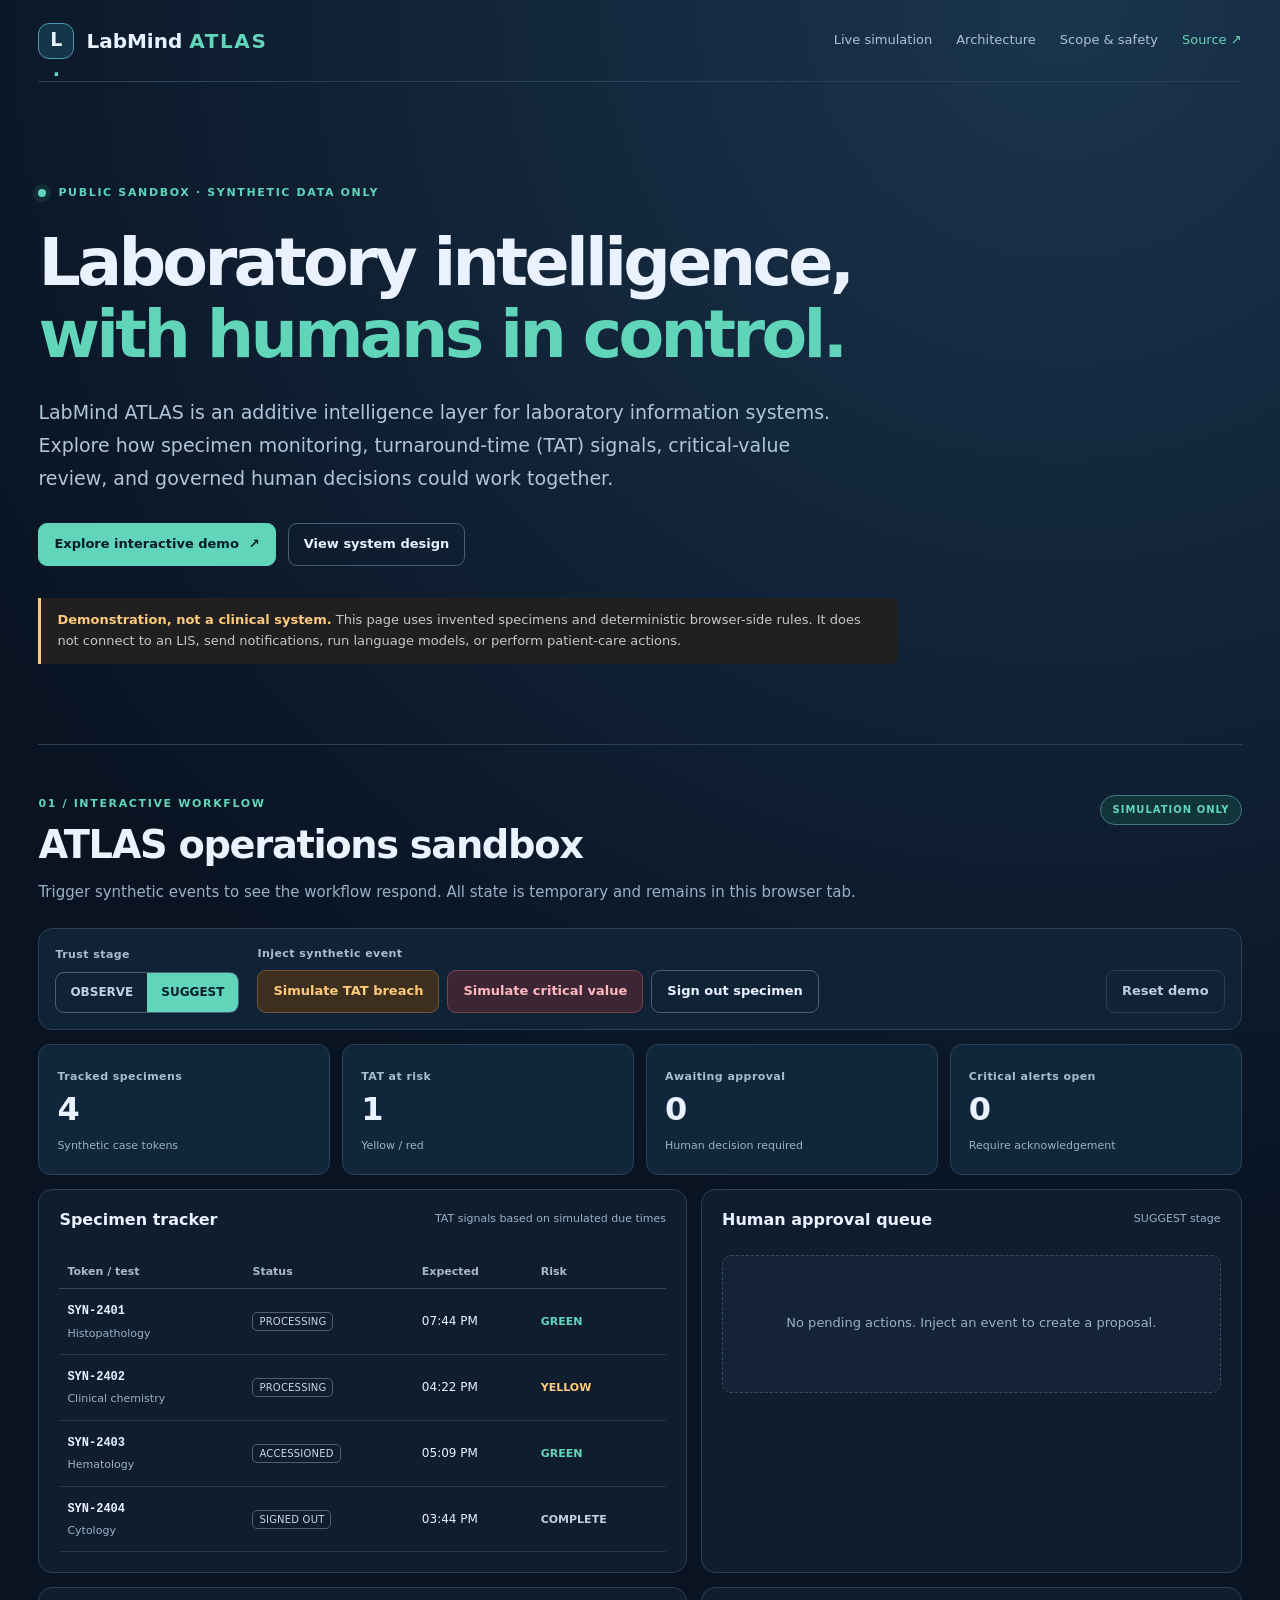
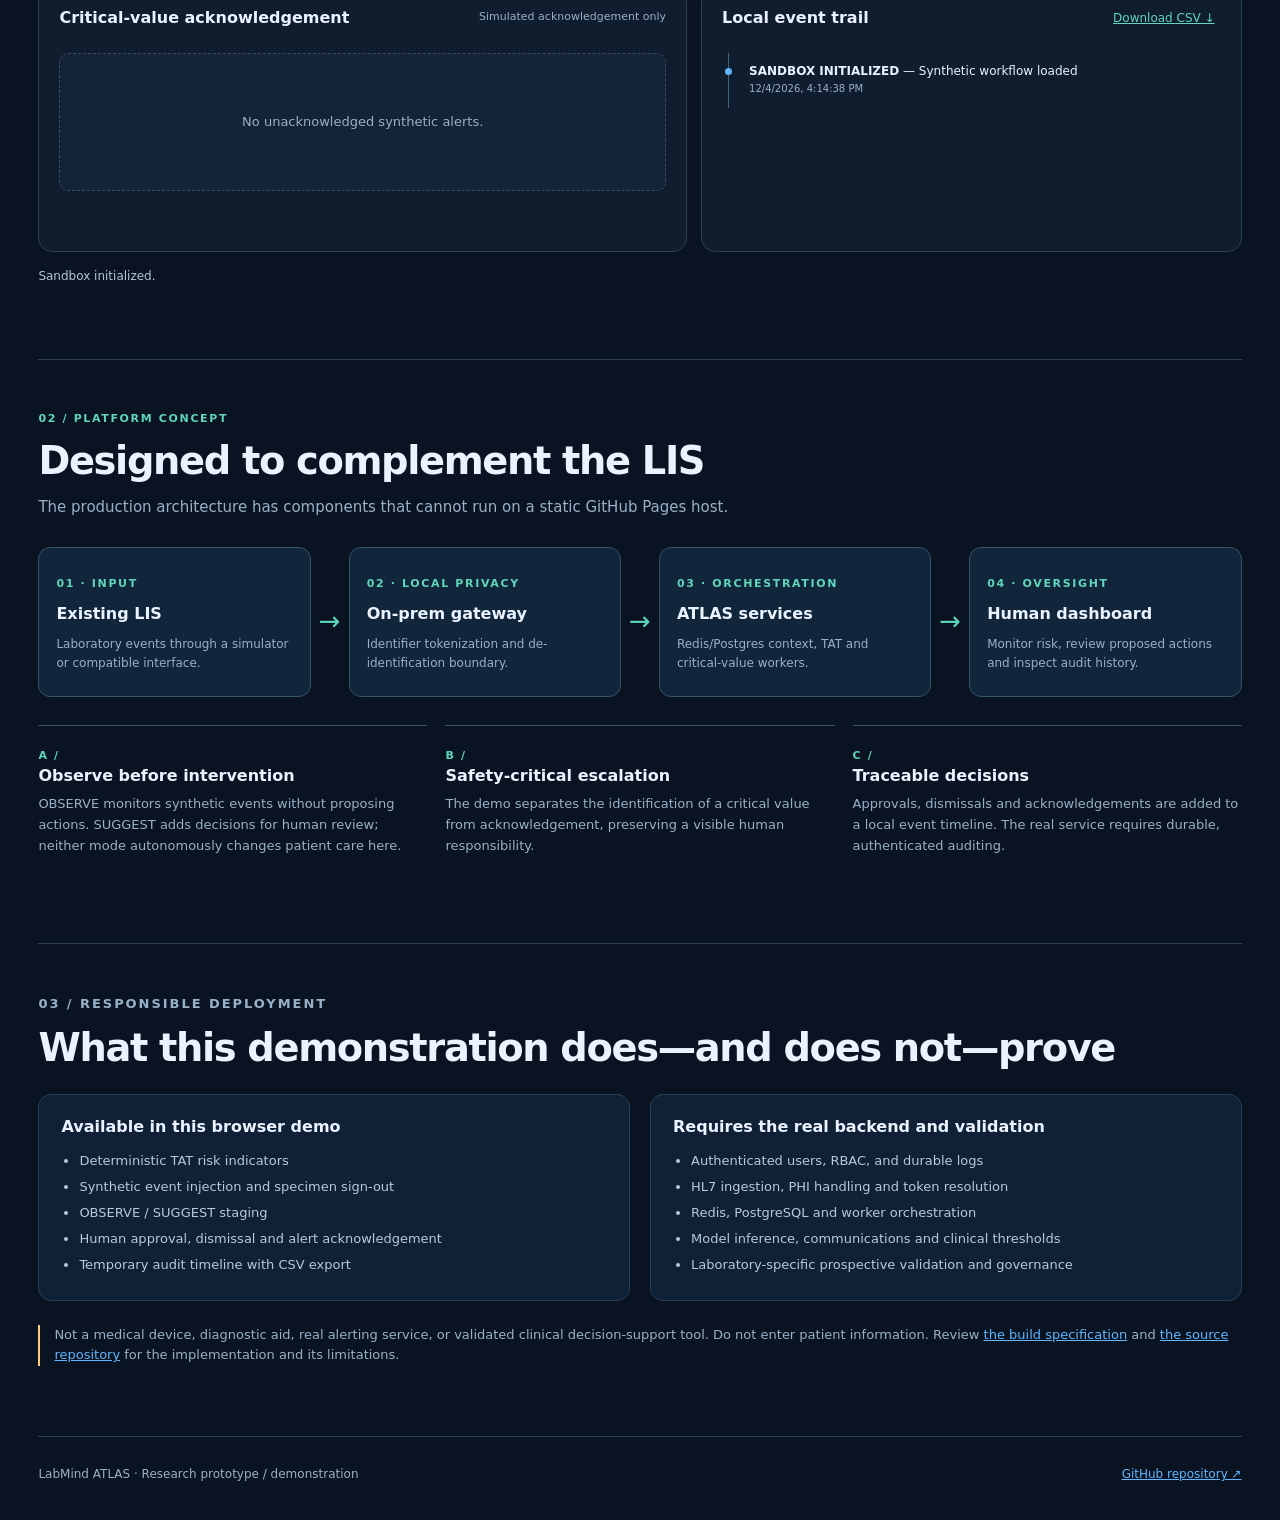
<file: docs/index.html>
<!doctype html>
<html lang="en">
<head>
  <meta charset="utf-8">
  <meta name="viewport" content="width=device-width, initial-scale=1">
  <meta name="description" content="Interactive synthetic-data demonstration of LabMind ATLAS laboratory workflow monitoring, human approvals and audit events.">
  <meta name="theme-color" content="#0a1324">
  <title>LabMind ATLAS | Interactive laboratory workflow demo</title>
  <link rel="stylesheet" href="./styles.css">
  <script type="module" src="./app.js"></script>
</head>
<body>
  <a class="skip-link" href="#demo">Skip to interactive demonstration</a>
  <div class="shell">
    <header class="topbar">
      <a class="brand" href="./" aria-label="LabMind ATLAS home"><span class="brand-symbol" aria-hidden="true">L<span>.</span></span><span>LabMind <strong>ATLAS</strong></span></a>
      <nav aria-label="Primary navigation"><a href="#demo">Live simulation</a><a href="#architecture">Architecture</a><a href="#limits">Scope &amp; safety</a><a class="external" href="https://github.com/abusuraihsakhri/labmind-atlas">Source ↗</a></nav>
    </header>
    <main>
      <section class="hero" aria-labelledby="hero-title">
        <div class="eyebrow"><span class="pulse" aria-hidden="true"></span> PUBLIC SANDBOX · SYNTHETIC DATA ONLY</div>
        <h1 id="hero-title">Laboratory intelligence, <em>with humans in control.</em></h1>
        <p class="lead">LabMind ATLAS is an additive intelligence layer for laboratory information systems. Explore how specimen monitoring, turnaround-time (TAT) signals, critical-value review, and governed human decisions could work together.</p>
        <div class="hero-actions"><a class="button button-primary" href="#demo">Explore interactive demo <span aria-hidden="true">↗</span></a><a class="button button-outline" href="#architecture">View system design</a></div>
        <div class="notice" role="note"><strong>Demonstration, not a clinical system.</strong> This page uses invented specimens and deterministic browser-side rules. It does not connect to an LIS, send notifications, run language models, or perform patient-care actions.</div>
      </section>

      <section id="demo" class="demo" aria-labelledby="demo-title">
        <div class="section-head"><div><p class="overline">01 / INTERACTIVE WORKFLOW</p><h2 id="demo-title">ATLAS operations sandbox</h2><p>Trigger synthetic events to see the workflow respond. All state is temporary and remains in this browser tab.</p></div><span class="pill pill-demo">SIMULATION ONLY</span></div>
        <div class="toolbar" aria-label="Demo controls">
          <div class="mode-control"><span class="small-label">Trust stage</span><div class="segmented" role="group" aria-label="Trust stage"><button id="observe" type="button">OBSERVE</button><button id="suggest" type="button">SUGGEST</button></div></div>
          <div class="scenario-control"><span class="small-label">Inject synthetic event</span><div class="control-buttons"><button type="button" id="inject-delay" class="button button-warning">Simulate TAT breach</button><button type="button" id="inject-critical" class="button button-danger">Simulate critical value</button><button type="button" id="advance-specimen" class="button button-outline">Sign out specimen</button></div></div>
          <button id="reset" type="button" class="button button-subtle">Reset demo</button>
        </div>
        <div class="metrics" aria-label="Simulation metrics">
          <div class="metric"><span class="small-label">Tracked specimens</span><strong id="metric-specimens">0</strong><small>Synthetic case tokens</small></div>
          <div class="metric"><span class="small-label">TAT at risk</span><strong id="metric-risk">0</strong><small>Yellow / red</small></div>
          <div class="metric"><span class="small-label">Awaiting approval</span><strong id="metric-actions">0</strong><small>Human decision required</small></div>
          <div class="metric"><span class="small-label">Critical alerts open</span><strong id="metric-critical">0</strong><small>Require acknowledgement</small></div>
        </div>
        <div class="workspace">
          <section class="panel specimens" aria-labelledby="specimen-title"><div class="panel-title"><h3 id="specimen-title">Specimen tracker</h3><span class="subtle">TAT signals based on simulated due times</span></div><div class="table-scroll"><table><thead><tr><th>Token / test</th><th>Status</th><th>Expected</th><th>Risk</th></tr></thead><tbody id="specimen-rows"></tbody></table></div></section>
          <section class="panel actions" aria-labelledby="action-title"><div class="panel-title"><h3 id="action-title">Human approval queue</h3><span class="subtle" id="stage-message">SUGGEST stage</span></div><div id="action-list" class="stack" aria-live="polite"></div></section>
          <section class="panel alerts" aria-labelledby="alert-title"><div class="panel-title"><h3 id="alert-title">Critical-value acknowledgement</h3><span class="subtle">Simulated acknowledgement only</span></div><div id="alert-list" class="stack" aria-live="polite"></div></section>
          <section class="panel audit" aria-labelledby="audit-title"><div class="panel-title"><h3 id="audit-title">Local event trail</h3><button type="button" class="link-button" id="download-audit">Download CSV ↓</button></div><ol id="audit-list" class="timeline" aria-live="polite"></ol></section>
        </div>
        <p id="feedback" class="feedback" role="status" aria-live="polite">Sandbox initialized.</p>
      </section>

      <section id="architecture" class="concept" aria-labelledby="architecture-title"><div class="section-head"><div><p class="overline">02 / PLATFORM CONCEPT</p><h2 id="architecture-title">Designed to complement the LIS</h2><p>The production architecture has components that cannot run on a static GitHub Pages host.</p></div></div>
        <div class="architecture" aria-label="Conceptual four-stage pipeline">
          <div class="arch-node"><span class="arch-index">01 · INPUT</span><h3>Existing LIS</h3><p>Laboratory events through a simulator or compatible interface.</p></div>
          <span class="arch-arrow" aria-hidden="true">→</span>
          <div class="arch-node"><span class="arch-index">02 · LOCAL PRIVACY</span><h3>On-prem gateway</h3><p>Identifier tokenization and de-identification boundary.</p></div>
          <span class="arch-arrow" aria-hidden="true">→</span>
          <div class="arch-node"><span class="arch-index">03 · ORCHESTRATION</span><h3>ATLAS services</h3><p>Redis/Postgres context, TAT and critical-value workers.</p></div>
          <span class="arch-arrow" aria-hidden="true">→</span>
          <div class="arch-node"><span class="arch-index">04 · OVERSIGHT</span><h3>Human dashboard</h3><p>Monitor risk, review proposed actions and inspect audit history.</p></div>
        </div>
        <div class="feature-grid"><article><span class="feature-num">A /</span><h3>Observe before intervention</h3><p>OBSERVE monitors synthetic events without proposing actions. SUGGEST adds decisions for human review; neither mode autonomously changes patient care here.</p></article><article><span class="feature-num">B /</span><h3>Safety-critical escalation</h3><p>The demo separates the identification of a critical value from acknowledgement, preserving a visible human responsibility.</p></article><article><span class="feature-num">C /</span><h3>Traceable decisions</h3><p>Approvals, dismissals and acknowledgements are added to a local event timeline. The real service requires durable, authenticated auditing.</p></article></div>
      </section>

      <section id="limits" class="limits" aria-labelledby="limits-title"><p class="overline">03 / RESPONSIBLE DEPLOYMENT</p><h2 id="limits-title">What this demonstration does—and does not—prove</h2><div class="limits-grid"><div><h3>Available in this browser demo</h3><ul><li>Deterministic TAT risk indicators</li><li>Synthetic event injection and specimen sign-out</li><li>OBSERVE / SUGGEST staging</li><li>Human approval, dismissal and alert acknowledgement</li><li>Temporary audit timeline with CSV export</li></ul></div><div><h3>Requires the real backend and validation</h3><ul><li>Authenticated users, RBAC, and durable logs</li><li>HL7 ingestion, PHI handling and token resolution</li><li>Redis, PostgreSQL and worker orchestration</li><li>Model inference, communications and clinical thresholds</li><li>Laboratory-specific prospective validation and governance</li></ul></div></div><p class="scope-note">Not a medical device, diagnostic aid, real alerting service, or validated clinical decision-support tool. Do not enter patient information. Review <a href="https://github.com/abusuraihsakhri/labmind-atlas/blob/main/Labmind_spec.md">the build specification</a> and <a href="https://github.com/abusuraihsakhri/labmind-atlas">the source repository</a> for the implementation and its limitations.</p></section>
    </main>
    <footer><span>LabMind ATLAS · Research prototype / demonstration</span><a href="https://github.com/abusuraihsakhri/labmind-atlas">GitHub repository ↗</a></footer>
  </div>
</body>
</html>
</file>
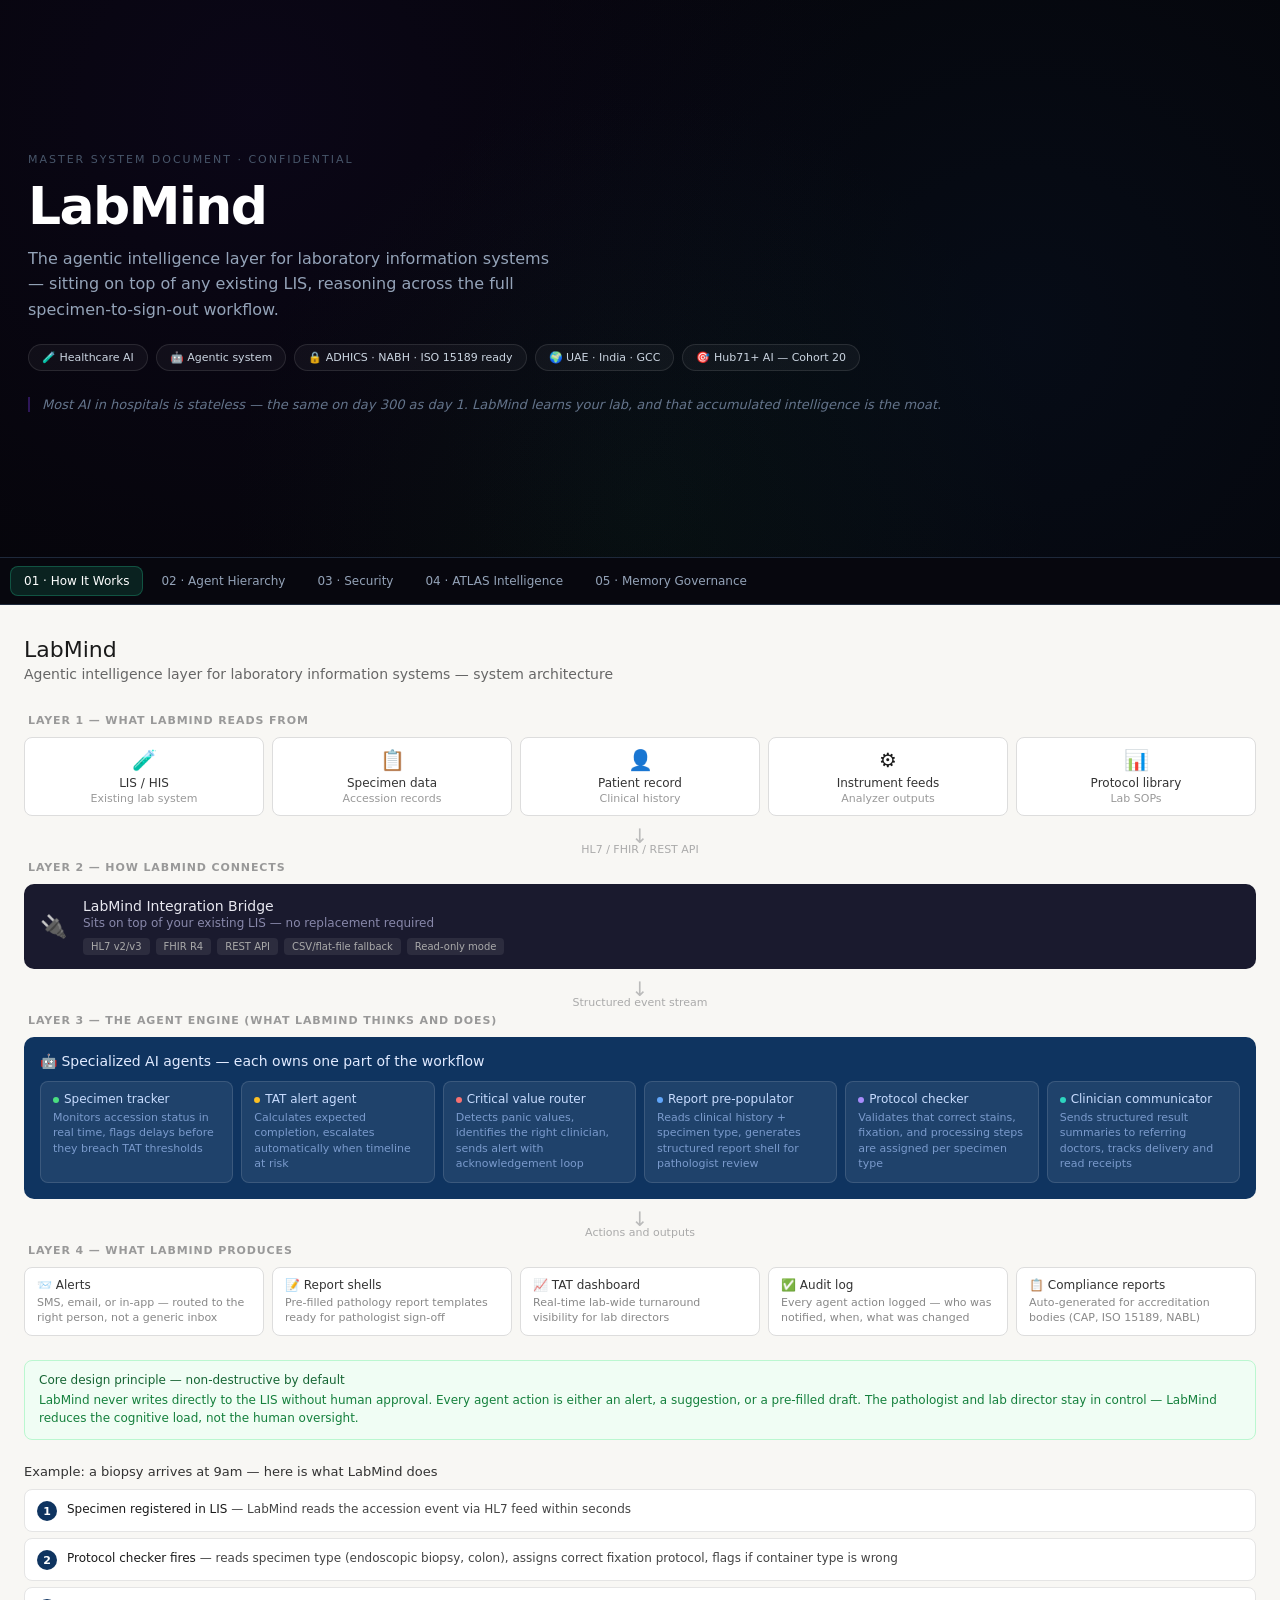
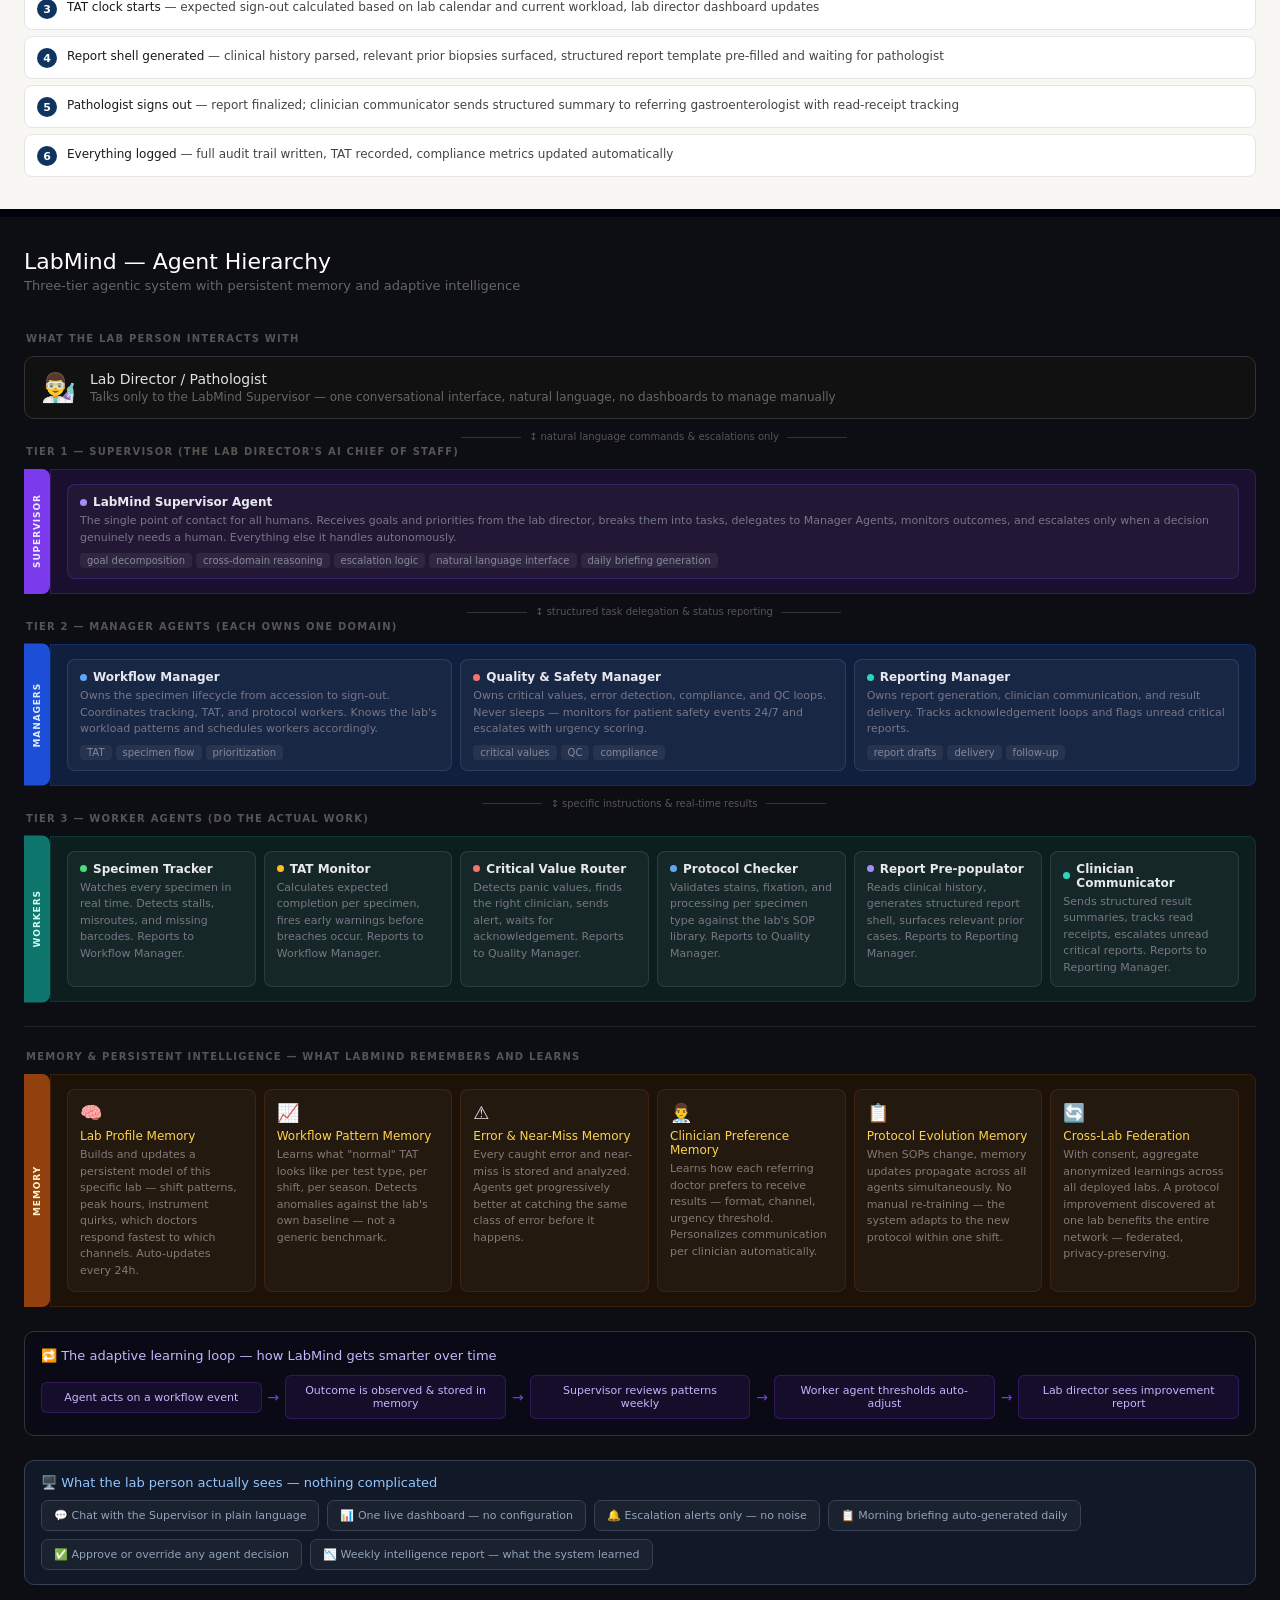
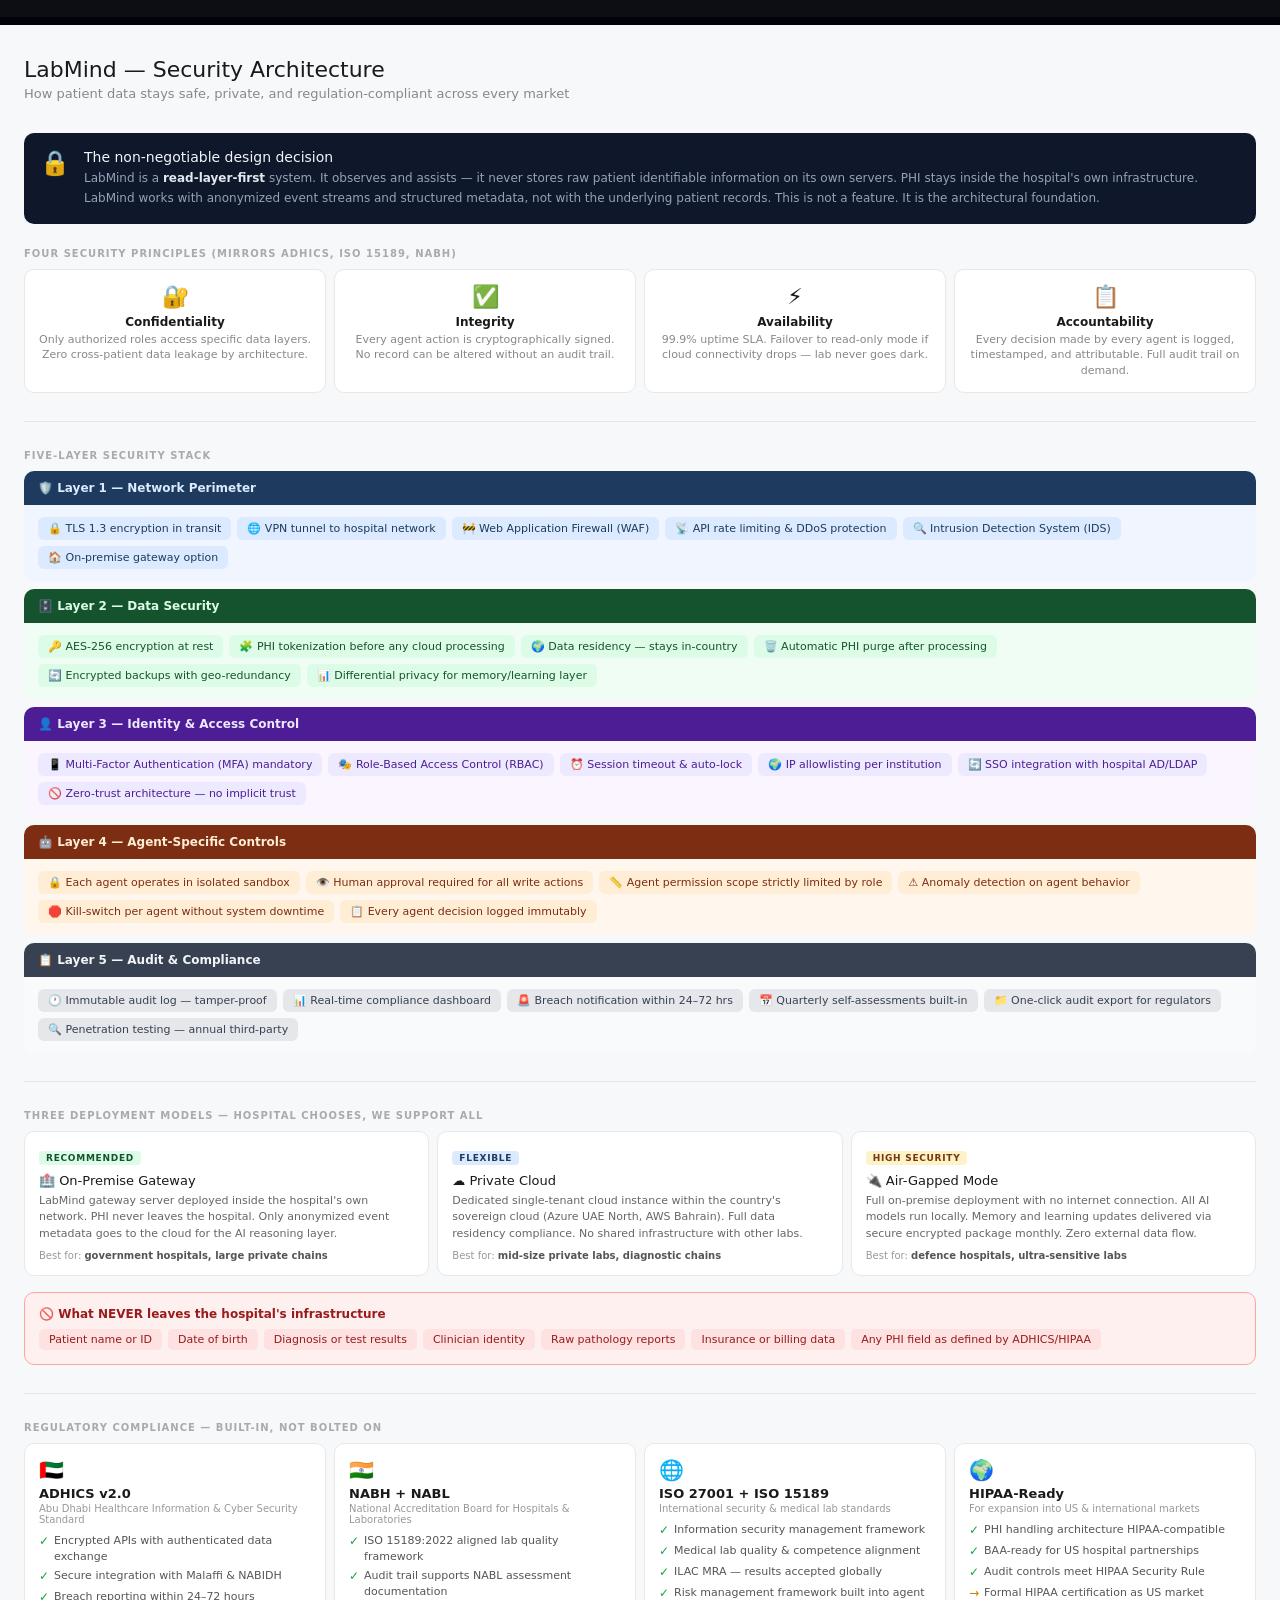
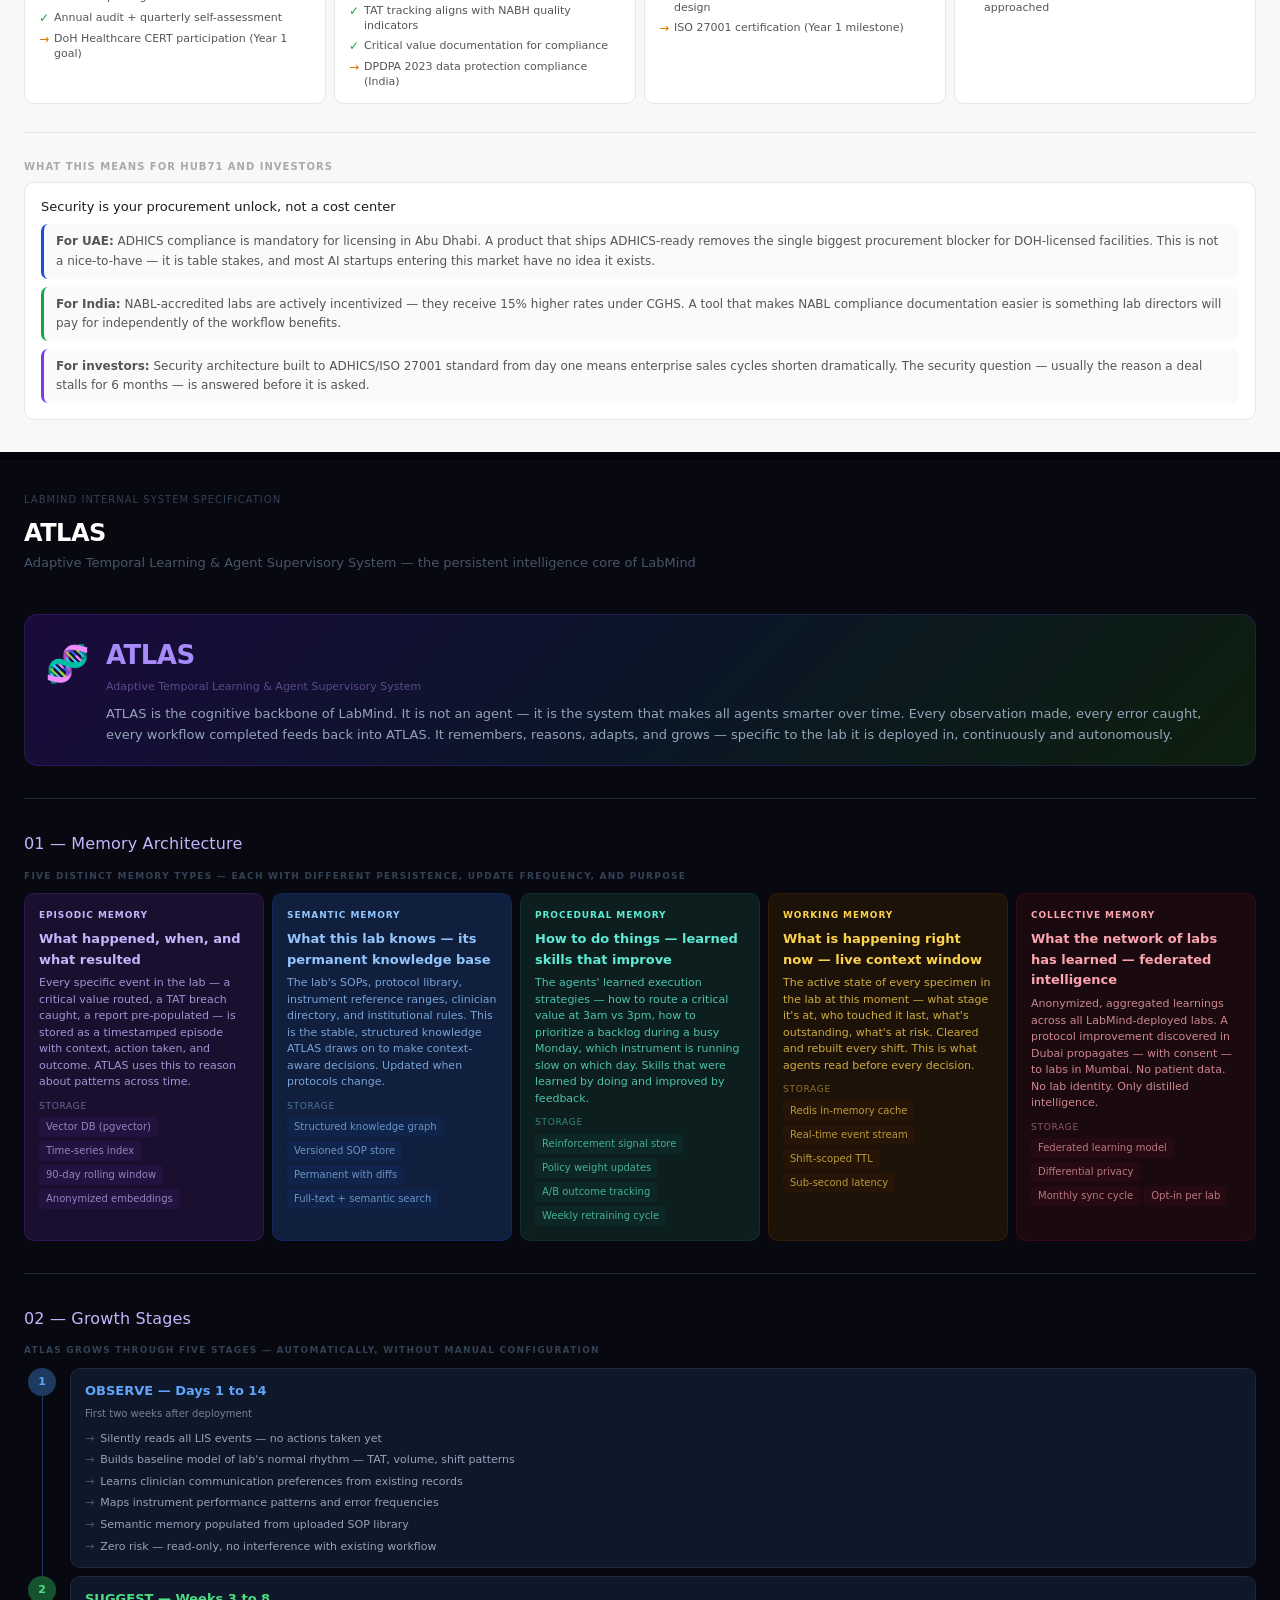
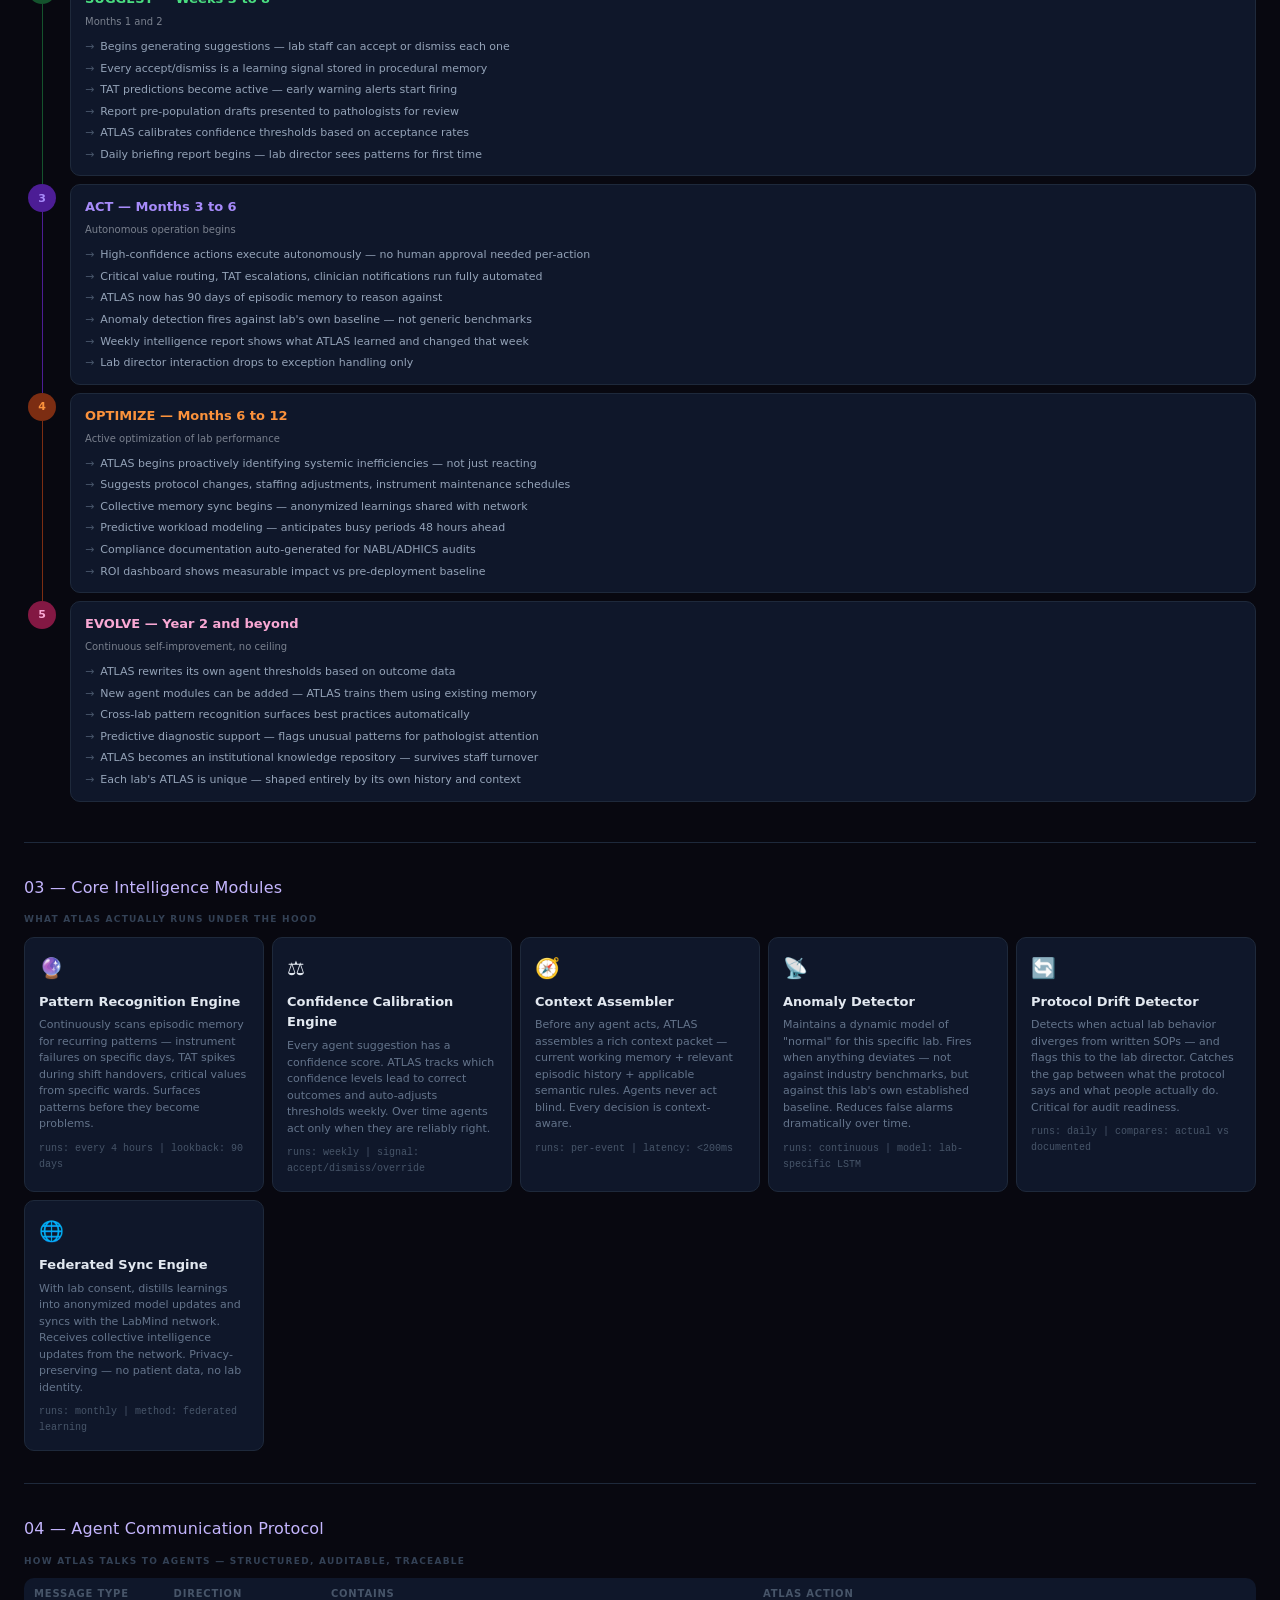
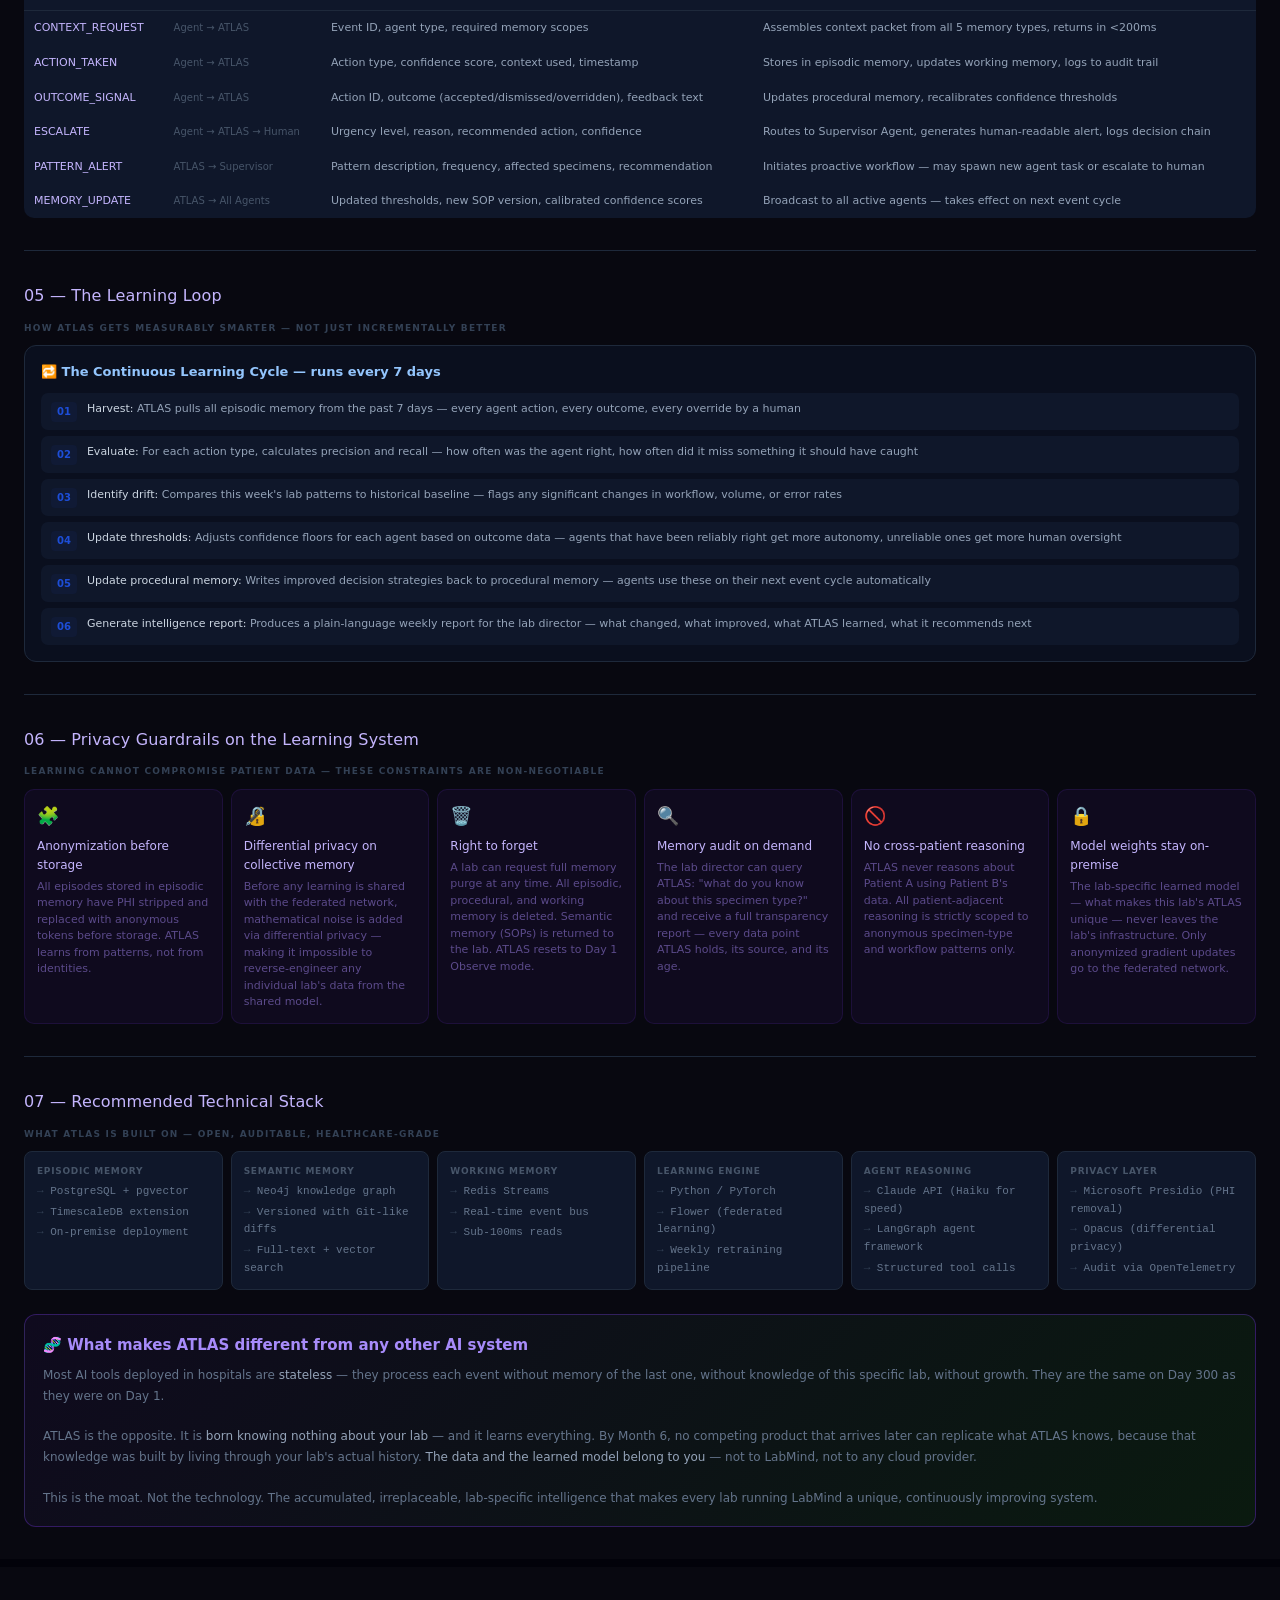
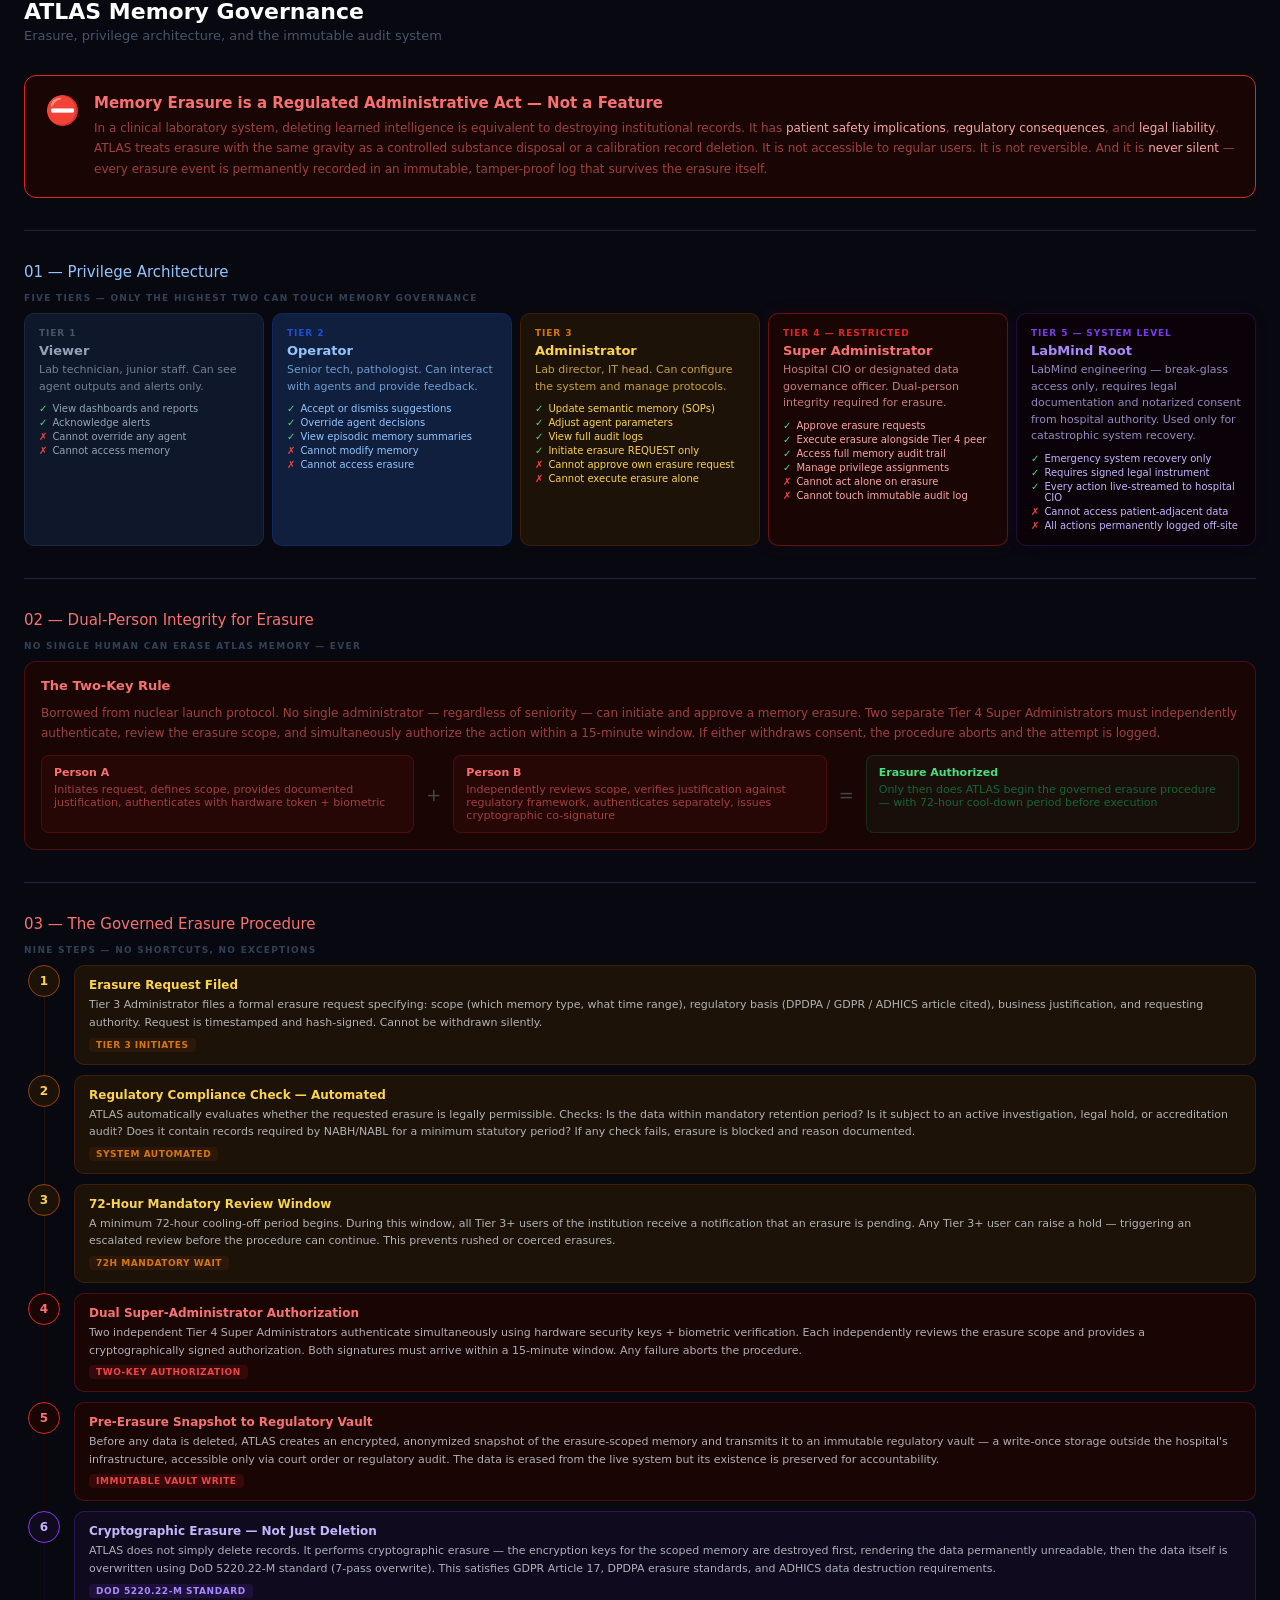
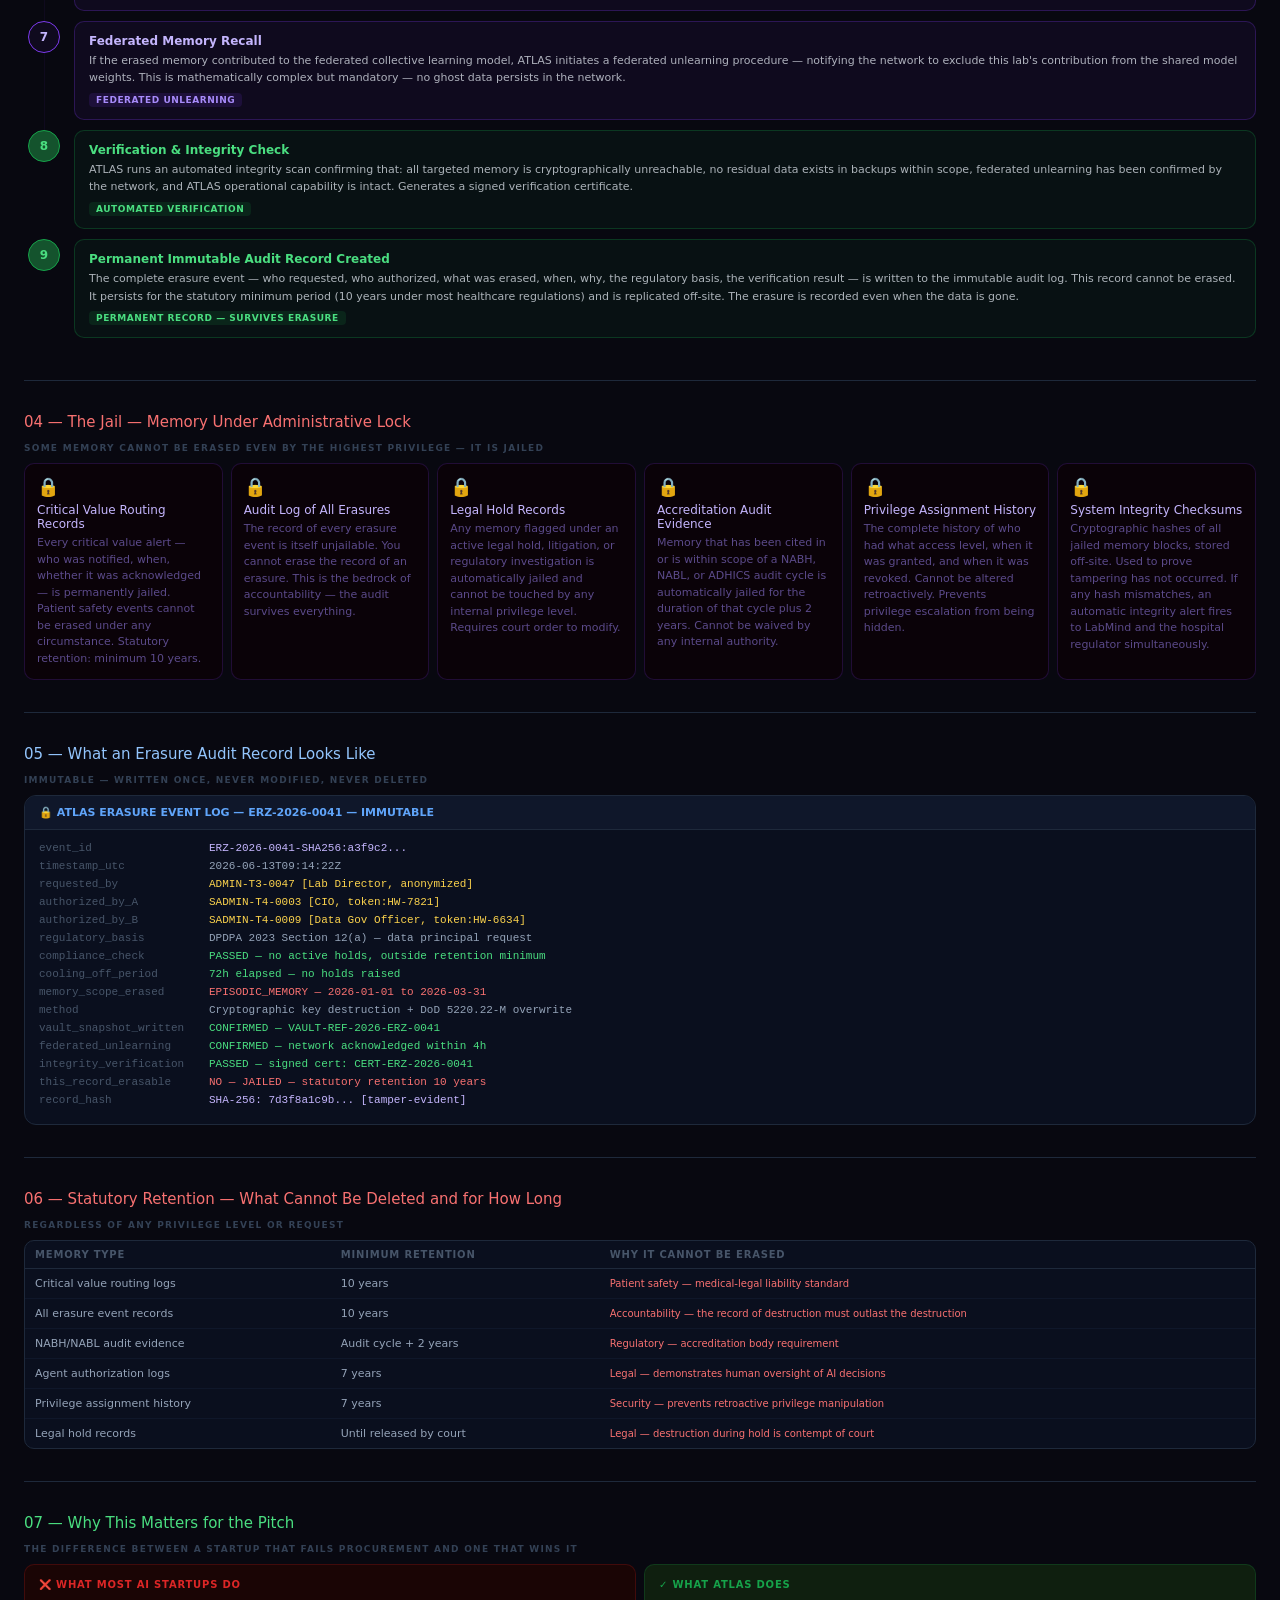
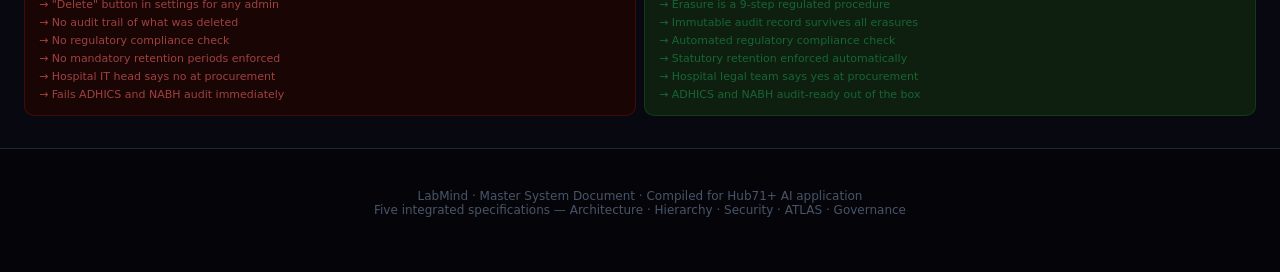
<file: LabMind_Master_Document.html>
<!DOCTYPE html>
<html lang="en">
<head>
<meta charset="UTF-8">
<meta name="viewport" content="width=device-width, initial-scale=1.0">
<title>LabMind — Master System Document</title>
<style>
  :root { --bg:#050509; }
  * { box-sizing: border-box; }
  html { scroll-behavior: smooth; }
  body { margin:0; background:var(--bg); font-family: system-ui,-apple-system,sans-serif; }

  /* ===== COVER ===== */
  .cover {
    min-height: 62vh; display:flex; flex-direction:column; justify-content:center;
    padding: 3rem 1.75rem 2.5rem;
    background:
      radial-gradient(circle at 20% 20%, #1a0a3d44, transparent 55%),
      radial-gradient(circle at 80% 60%, #0a1f3d44, transparent 55%),
      radial-gradient(circle at 50% 90%, #0d2a1d44, transparent 50%),
      #050509;
    border-bottom: 0.5px solid #1e293b;
  }
  .cover-eyebrow { font-size:11px; letter-spacing:0.18em; text-transform:uppercase; color:#475569; margin-bottom:14px; }
  .cover-title { font-size:52px; font-weight:700; color:#fff; letter-spacing:-0.03em; line-height:1; margin-bottom:14px; }
  .cover-sub { font-size:16px; color:#94a3b8; max-width:540px; line-height:1.6; margin-bottom:22px; }
  .cover-meta { display:flex; flex-wrap:wrap; gap:8px; }
  .cover-chip {
    font-size:11px; color:#cbd5e1; background:#ffffff0a;
    border:0.5px solid #ffffff1a; border-radius:999px; padding:6px 13px;
  }
  .cover-tagline {
    margin-top:26px; font-size:13px; color:#64748b; font-style:italic;
    border-left:2px solid #7c3aed55; padding-left:12px;
  }

  /* ===== STICKY NAV ===== */
  .topnav {
    position: sticky; top:0; z-index:100;
    background: #08080fee; backdrop-filter: blur(12px);
    border-bottom: 0.5px solid #1e293b;
    display:flex; gap:4px; padding:8px 10px; overflow-x:auto;
    -webkit-overflow-scrolling: touch;
  }
  .topnav::-webkit-scrollbar { height:0; }
  .navlink {
    flex-shrink:0; font-size:12px; font-weight:500; text-decoration:none;
    color:#94a3b8; padding:7px 13px; border-radius:8px;
    border:0.5px solid transparent; white-space:nowrap; transition:all 0.15s;
  }
  .navlink:hover { color:#e2e8f0; background:#ffffff08; }
  .navlink.active {
    color:#fff; background:color-mix(in srgb, var(--accent) 18%, transparent);
    border-color: color-mix(in srgb, var(--accent) 40%, transparent);
  }

  /* ===== SECTION DIVIDERS ===== */
  .doc-section { scroll-margin-top: 56px; position:relative; }
  .doc-section + .doc-section { border-top: 8px solid #02020a; }

  /* progress bar */
  .progress { position:fixed; top:0; left:0; height:2px; width:0; z-index:200;
    background: linear-gradient(90deg,#1d9e75,#7c3aed,#dc2626); transition:width 0.1s; }

  /* back to top */
  .totop {
    position:fixed; bottom:18px; right:18px; z-index:150;
    width:42px; height:42px; border-radius:50%;
    background:#1e293b; border:0.5px solid #334155; color:#cbd5e1;
    font-size:18px; display:flex; align-items:center; justify-content:center;
    cursor:pointer; opacity:0; pointer-events:none; transition:opacity 0.2s; text-decoration:none;
  }
  .totop.show { opacity:1; pointer-events:auto; }

  /* footer */
  .masterfoot {
    padding:2.5rem 1.75rem; text-align:center; color:#475569; font-size:12px;
    border-top:0.5px solid #1e293b; background:#050509;
  }

/* ===== overview ===== */
#sec-overview * { box-sizing: border-box; margin: 0; padding: 0; }#sec-overview { font-family: system-ui, -apple-system, sans-serif; background: #f8f7f4; color: #1a1a1a; padding: 2rem 1.5rem; min-height: 100vh; }#sec-overview h1 { font-size: 22px; font-weight: 500; margin-bottom: 4px; }#sec-overview .subtitle { font-size: 14px; color: #666; margin-bottom: 2rem; }#sec-overview .layer-label { font-size: 11px; font-weight: 600; letter-spacing: 0.08em; text-transform: uppercase; color: #999; margin-bottom: 10px; padding-left: 4px; }#sec-overview /* Layer 1 — Data Sources */
  .sources-grid { display: grid; grid-template-columns: repeat(auto-fit, minmax(120px, 1fr)); gap: 8px; margin-bottom: 10px; }#sec-overview .source-box { background: #fff; border: 0.5px solid #ddd; border-radius: 8px; padding: 10px 12px; text-align: center; }#sec-overview .source-icon { font-size: 20px; margin-bottom: 4px; }#sec-overview .source-name { font-size: 12px; font-weight: 500; color: #333; }#sec-overview .source-sub { font-size: 11px; color: #999; margin-top: 2px; }#sec-overview /* Connector arrows */
  .arrow-down { text-align: center; color: #bbb; font-size: 20px; margin: 6px 0; line-height: 1; }#sec-overview .arrow-label { font-size: 11px; color: #aaa; display: block; margin-top: -2px; }#sec-overview /* Layer 2 — Integration Bridge */
  .bridge { background: #1a1a2e; border-radius: 10px; padding: 14px 16px; margin-bottom: 10px; display: flex; align-items: center; gap: 16px; }#sec-overview .bridge-icon { font-size: 22px; flex-shrink: 0; }#sec-overview .bridge-title { font-size: 14px; font-weight: 500; color: #e8e8f0; }#sec-overview .bridge-sub { font-size: 12px; color: #8888aa; margin-top: 2px; }#sec-overview .bridge-tags { display: flex; flex-wrap: wrap; gap: 6px; margin-top: 8px; }#sec-overview .bridge-tag { font-size: 10px; background: rgba(255,255,255,0.08); color: #aaa; padding: 3px 8px; border-radius: 4px; }#sec-overview /* Layer 3 — Agent Engine */
  .engine { background: #0f3460; border-radius: 10px; padding: 16px; margin-bottom: 10px; }#sec-overview .engine-header { font-size: 14px; font-weight: 500; color: #e0eaff; margin-bottom: 12px; display: flex; align-items: center; gap: 8px; }#sec-overview .agents-grid { display: grid; grid-template-columns: repeat(auto-fit, minmax(140px, 1fr)); gap: 8px; }#sec-overview .agent-card { background: rgba(255,255,255,0.07); border: 0.5px solid rgba(255,255,255,0.12); border-radius: 8px; padding: 10px 12px; }#sec-overview .agent-name { font-size: 12px; font-weight: 500; color: #c8dcff; margin-bottom: 4px; }#sec-overview .agent-desc { font-size: 11px; color: #7a9acc; line-height: 1.4; }#sec-overview .agent-dot { display: inline-block; width: 6px; height: 6px; border-radius: 50%; margin-right: 5px; vertical-align: middle; }#sec-overview .dot-green { background: #4ade80; }#sec-overview .dot-amber { background: #fbbf24; }#sec-overview .dot-blue { background: #60a5fa; }#sec-overview .dot-purple { background: #a78bfa; }#sec-overview .dot-coral { background: #f87171; }#sec-overview .dot-teal { background: #2dd4bf; }#sec-overview /* Layer 4 — Outputs */
  .outputs-grid { display: grid; grid-template-columns: repeat(auto-fit, minmax(130px, 1fr)); gap: 8px; margin-bottom: 10px; }#sec-overview .output-box { background: #fff; border: 0.5px solid #ddd; border-radius: 8px; padding: 10px 12px; }#sec-overview .output-title { font-size: 12px; font-weight: 500; color: #333; margin-bottom: 3px; display: flex; align-items: center; gap: 6px; }#sec-overview .output-desc { font-size: 11px; color: #888; line-height: 1.4; }#sec-overview /* Data flow note */
  .flow-note { background: #f0fdf4; border: 0.5px solid #bbf7d0; border-radius: 8px; padding: 12px 14px; margin-top: 1.5rem; }#sec-overview .flow-note-title { font-size: 12px; font-weight: 500; color: #166534; margin-bottom: 4px; }#sec-overview .flow-note-body { font-size: 12px; color: #15803d; line-height: 1.5; }#sec-overview /* Example scenario */
  .scenario { margin-top: 1.5rem; }#sec-overview .scenario-title { font-size: 13px; font-weight: 500; color: #333; margin-bottom: 10px; }#sec-overview .steps { display: flex; flex-direction: column; gap: 6px; }#sec-overview .step { display: flex; align-items: flex-start; gap: 10px; background: #fff; border: 0.5px solid #e5e5e5; border-radius: 8px; padding: 10px 12px; }#sec-overview .step-num { font-size: 11px; font-weight: 600; color: #fff; background: #0f3460; border-radius: 50%; width: 20px; height: 20px; display: flex; align-items: center; justify-content: center; flex-shrink: 0; margin-top: 1px; }#sec-overview .step-text { font-size: 12px; color: #444; line-height: 1.5; }#sec-overview .step-text strong { color: #1a1a1a; font-weight: 500; }


/* ===== hierarchy ===== */
#sec-hierarchy * { box-sizing: border-box; margin: 0; padding: 0; }#sec-hierarchy { font-family: system-ui, -apple-system, sans-serif; background: #0d0d14; color: #e8e8f0; padding: 2rem 1.5rem; min-height: 100vh; }#sec-hierarchy h1 { font-size: 22px; font-weight: 500; color: #fff; margin-bottom: 4px; }#sec-hierarchy .subtitle { font-size: 13px; color: #666; margin-bottom: 2.5rem; }#sec-hierarchy .section-label {
    font-size: 10px; font-weight: 700; letter-spacing: 0.12em;
    text-transform: uppercase; color: #555; margin-bottom: 12px; padding-left: 2px;
  }#sec-hierarchy /* ===== TIER SYSTEM ===== */
  .tier { margin-bottom: 8px; position: relative; }#sec-hierarchy .tier-line {
    display: flex; align-items: stretch; gap: 0;
    margin-bottom: 0;
  }#sec-hierarchy .tier-badge {
    writing-mode: vertical-lr; transform: rotate(180deg);
    font-size: 9px; font-weight: 700; letter-spacing: 0.1em;
    text-transform: uppercase; padding: 12px 8px;
    border-radius: 8px 0 0 8px; flex-shrink: 0;
    display: flex; align-items: center; justify-content: center;
  }#sec-hierarchy .tier-content { flex: 1; border-radius: 0 8px 8px 0; padding: 14px 16px; }#sec-hierarchy /* Tier colors */
  .tier-ceo .tier-badge { background: #7c3aed; color: #ede9fe; }#sec-hierarchy .tier-ceo .tier-content { background: #1a0f2e; border: 0.5px solid #7c3aed44; }#sec-hierarchy .tier-manager .tier-badge { background: #1d4ed8; color: #dbeafe; }#sec-hierarchy .tier-manager .tier-content { background: #0f1f3d; border: 0.5px solid #1d4ed844; }#sec-hierarchy .tier-worker .tier-badge { background: #0f766e; color: #ccfbf1; }#sec-hierarchy .tier-worker .tier-content { background: #0c1f1e; border: 0.5px solid #0f766e44; }#sec-hierarchy .tier-memory .tier-badge { background: #92400e; color: #fef3c7; }#sec-hierarchy .tier-memory .tier-content { background: #1c1208; border: 0.5px solid #92400e44; }#sec-hierarchy /* Node cards */
  .node-row { display: flex; flex-wrap: wrap; gap: 8px; }#sec-hierarchy .node {
    background: rgba(255,255,255,0.04); border: 0.5px solid rgba(255,255,255,0.1);
    border-radius: 8px; padding: 10px 12px; flex: 1; min-width: 140px;
  }#sec-hierarchy .node-title {
    font-size: 12px; font-weight: 600; margin-bottom: 4px;
    display: flex; align-items: center; gap: 6px;
  }#sec-hierarchy .node-desc { font-size: 11px; color: #778; line-height: 1.5; }#sec-hierarchy .node-tags { display: flex; flex-wrap: wrap; gap: 4px; margin-top: 7px; }#sec-hierarchy .node-tag {
    font-size: 10px; padding: 2px 7px; border-radius: 4px;
    background: rgba(255,255,255,0.06); color: #889;
  }#sec-hierarchy /* Connector arrows between tiers */
  .connector {
    display: flex; align-items: center; justify-content: center;
    gap: 8px; padding: 4px 0; margin-left: 28px;
    color: #444; font-size: 11px;
  }#sec-hierarchy .connector-line { flex: 1; height: 0.5px; background: #333; max-width: 60px; }#sec-hierarchy .connector-label { font-size: 10px; color: #555; white-space: nowrap; }#sec-hierarchy /* Status dot */
  .dot { width: 7px; height: 7px; border-radius: 50%; display: inline-block; flex-shrink: 0; }#sec-hierarchy .dot-purple { background: #a78bfa; }#sec-hierarchy .dot-blue { background: #60a5fa; }#sec-hierarchy .dot-teal { background: #2dd4bf; }#sec-hierarchy .dot-green { background: #4ade80; }#sec-hierarchy .dot-amber { background: #fbbf24; }#sec-hierarchy .dot-coral { background: #f87171; }#sec-hierarchy .dot-gold { background: #fcd34d; }#sec-hierarchy /* Memory & Learning section */
  .memory-grid { display: grid; grid-template-columns: repeat(auto-fit, minmax(160px, 1fr)); gap: 8px; }#sec-hierarchy .mem-card {
    background: rgba(255,255,255,0.03); border: 0.5px solid #92400e44;
    border-radius: 8px; padding: 12px;
  }#sec-hierarchy .mem-icon { font-size: 18px; margin-bottom: 6px; }#sec-hierarchy .mem-title { font-size: 12px; font-weight: 500; color: #fcd34d; margin-bottom: 4px; }#sec-hierarchy .mem-desc { font-size: 11px; color: #877; line-height: 1.5; }#sec-hierarchy /* Human interface */
  .human-box {
    background: #111; border: 0.5px solid #333; border-radius: 10px;
    padding: 14px 16px; margin-bottom: 8px;
    display: flex; align-items: center; gap: 14px;
  }#sec-hierarchy .human-icon { font-size: 28px; flex-shrink: 0; }#sec-hierarchy .human-title { font-size: 14px; font-weight: 500; color: #e0e0e0; }#sec-hierarchy .human-desc { font-size: 12px; color: #666; margin-top: 3px; }#sec-hierarchy /* Learning loop visual */
  .loop-box {
    background: #0a0a16; border: 0.5px solid #333; border-radius: 10px;
    padding: 16px; margin-top: 1.5rem;
  }#sec-hierarchy .loop-title { font-size: 13px; font-weight: 500; color: #c4b5fd; margin-bottom: 12px; }#sec-hierarchy .loop-steps { display: flex; flex-wrap: wrap; gap: 6px; align-items: center; }#sec-hierarchy .loop-step {
    background: rgba(124, 58, 237, 0.1); border: 0.5px solid #7c3aed44;
    border-radius: 6px; padding: 8px 12px; font-size: 11px; color: #c4b5fd;
    flex: 1; min-width: 100px; text-align: center;
  }#sec-hierarchy .loop-arrow { color: #7c3aed; font-size: 14px; flex-shrink: 0; }#sec-hierarchy /* What the lab person sees */
  .interface-strip {
    background: #111827; border: 0.5px solid #374151; border-radius: 10px;
    padding: 14px 16px; margin-top: 1.5rem;
  }#sec-hierarchy .interface-title { font-size: 13px; font-weight: 500; color: #93c5fd; margin-bottom: 10px; }#sec-hierarchy .interface-items { display: flex; flex-wrap: wrap; gap: 8px; }#sec-hierarchy .interface-item {
    background: rgba(255,255,255,0.04); border: 0.5px solid #374151;
    border-radius: 7px; padding: 8px 12px; font-size: 11px; color: #94a3b8;
    display: flex; align-items: center; gap: 6px;
  }#sec-hierarchy hr { border: none; border-top: 0.5px solid #222; margin: 1.5rem 0; }


/* ===== security ===== */
#sec-security * { box-sizing: border-box; margin: 0; padding: 0; }#sec-security { font-family: system-ui, -apple-system, sans-serif; background: #f7f8fa; color: #1a1a1a; padding: 2rem 1.5rem; }#sec-security h1 { font-size: 22px; font-weight: 500; margin-bottom: 4px; }#sec-security .subtitle { font-size: 13px; color: #888; margin-bottom: 2rem; }#sec-security .section-label {
    font-size: 10px; font-weight: 700; letter-spacing: 0.1em;
    text-transform: uppercase; color: #aaa; margin-bottom: 10px;
  }#sec-security hr { border: none; border-top: 0.5px solid #e5e5e5; margin: 1.75rem 0; }#sec-security /* ===== PRINCIPLE CARDS ===== */
  .principles { display: grid; grid-template-columns: repeat(auto-fit, minmax(150px, 1fr)); gap: 8px; margin-bottom: 1.5rem; }#sec-security .principle {
    background: #fff; border: 0.5px solid #e8e8e8; border-radius: 10px;
    padding: 14px; text-align: center;
  }#sec-security .p-icon { font-size: 22px; margin-bottom: 6px; }#sec-security .p-title { font-size: 12px; font-weight: 600; color: #1a1a1a; margin-bottom: 3px; }#sec-security .p-desc { font-size: 11px; color: #888; line-height: 1.4; }#sec-security /* ===== ARCHITECTURE LAYERS ===== */
  .arch-layer {
    border-radius: 10px; margin-bottom: 8px; overflow: hidden;
  }#sec-security .arch-header {
    display: flex; align-items: center; gap: 10px;
    padding: 10px 14px; font-size: 12px; font-weight: 600;
  }#sec-security .arch-body { padding: 12px 14px; }#sec-security .arch-items { display: flex; flex-wrap: wrap; gap: 6px; }#sec-security .arch-item {
    font-size: 11px; padding: 5px 10px; border-radius: 6px;
    display: flex; align-items: center; gap: 5px;
  }#sec-security /* Colors per layer */
  .layer-perimeter .arch-header { background: #1e3a5f; color: #dbeafe; }#sec-security .layer-perimeter .arch-body { background: #f0f5ff; }#sec-security .layer-perimeter .arch-item { background: #dbeafe; color: #1e3a5f; }#sec-security .layer-data .arch-header { background: #14532d; color: #dcfce7; }#sec-security .layer-data .arch-body { background: #f0fdf4; }#sec-security .layer-data .arch-item { background: #dcfce7; color: #14532d; }#sec-security .layer-access .arch-header { background: #4c1d95; color: #ede9fe; }#sec-security .layer-access .arch-body { background: #faf5ff; }#sec-security .layer-access .arch-item { background: #ede9fe; color: #4c1d95; }#sec-security .layer-agent .arch-header { background: #7c2d12; color: #ffedd5; }#sec-security .layer-agent .arch-body { background: #fff7ed; }#sec-security .layer-agent .arch-item { background: #ffedd5; color: #7c2d12; }#sec-security .layer-audit .arch-header { background: #374151; color: #f3f4f6; }#sec-security .layer-audit .arch-body { background: #f9fafb; }#sec-security .layer-audit .arch-item { background: #e5e7eb; color: #374151; }#sec-security /* ===== DEPLOYMENT OPTIONS ===== */
  .deploy-grid { display: grid; grid-template-columns: repeat(auto-fit, minmax(180px, 1fr)); gap: 8px; }#sec-security .deploy-card {
    background: #fff; border: 0.5px solid #e8e8e8; border-radius: 10px;
    padding: 14px; position: relative;
  }#sec-security .deploy-badge {
    display: inline-block; font-size: 9px; font-weight: 700;
    letter-spacing: 0.08em; text-transform: uppercase;
    padding: 2px 7px; border-radius: 4px; margin-bottom: 8px;
  }#sec-security .badge-recommended { background: #dcfce7; color: #14532d; }#sec-security .badge-flexible { background: #dbeafe; color: #1e3a5f; }#sec-security .badge-airgapped { background: #fef3c7; color: #78350f; }#sec-security .deploy-title { font-size: 13px; font-weight: 500; margin-bottom: 5px; }#sec-security .deploy-desc { font-size: 11px; color: #666; line-height: 1.5; margin-bottom: 8px; }#sec-security .deploy-for { font-size: 10px; color: #999; }#sec-security .deploy-for span { font-weight: 600; color: #555; }#sec-security /* ===== REGULATORY COMPLIANCE ===== */
  .reg-grid { display: grid; grid-template-columns: repeat(auto-fit, minmax(200px, 1fr)); gap: 8px; }#sec-security .reg-card {
    background: #fff; border: 0.5px solid #e8e8e8; border-radius: 10px;
    padding: 14px;
  }#sec-security .reg-flag { font-size: 20px; margin-bottom: 4px; }#sec-security .reg-name { font-size: 13px; font-weight: 600; margin-bottom: 2px; }#sec-security .reg-full { font-size: 10px; color: #999; margin-bottom: 8px; }#sec-security .reg-items { display: flex; flex-direction: column; gap: 4px; }#sec-security .reg-item { font-size: 11px; color: #555; display: flex; align-items: flex-start; gap: 5px; line-height: 1.4; }#sec-security .reg-check { color: #16a34a; flex-shrink: 0; font-size: 12px; }#sec-security .reg-build { color: #d97706; flex-shrink: 0; font-size: 12px; }#sec-security /* ===== KEY PROMISE BOX ===== */
  .promise {
    background: #0f172a; border-radius: 10px; padding: 16px;
    display: flex; gap: 14px; align-items: flex-start; margin-bottom: 1.5rem;
  }#sec-security .promise-icon { font-size: 24px; flex-shrink: 0; }#sec-security .promise-title { font-size: 14px; font-weight: 500; color: #f1f5f9; margin-bottom: 4px; }#sec-security .promise-desc { font-size: 12px; color: #94a3b8; line-height: 1.6; }#sec-security /* ===== WHAT NEVER LEAVES ===== */
  .never-box {
    background: #fff0f0; border: 0.5px solid #fca5a5; border-radius: 10px;
    padding: 14px; margin-top: 1rem;
  }#sec-security .never-title { font-size: 12px; font-weight: 600; color: #991b1b; margin-bottom: 8px; }#sec-security .never-items { display: flex; flex-wrap: wrap; gap: 6px; }#sec-security .never-item {
    font-size: 11px; background: #fee2e2; color: #991b1b;
    padding: 4px 10px; border-radius: 5px;
    display: flex; align-items: center; gap: 4px;
  }


/* ===== atlas ===== */
#sec-atlas * { box-sizing: border-box; margin: 0; padding: 0; }#sec-atlas {
    font-family: system-ui, -apple-system, sans-serif;
    background: #080810;
    color: #e2e8f0;
    padding: 2rem 1.5rem;
    line-height: 1.6;
  }#sec-atlas /* ===== TYPOGRAPHY ===== */
  h1 { font-size: 24px; font-weight: 600; color: #fff; letter-spacing: -0.02em; }#sec-atlas h2 { font-size: 16px; font-weight: 500; color: #c4b5fd; margin-bottom: 12px; letter-spacing: 0.01em; }#sec-atlas .subtitle { font-size: 13px; color: #475569; margin-bottom: 2.5rem; }#sec-atlas .section-label {
    font-size: 9px; font-weight: 700; letter-spacing: 0.14em;
    text-transform: uppercase; color: #334155; margin-bottom: 10px;
  }#sec-atlas hr { border: none; border-top: 0.5px solid #1e293b; margin: 2rem 0; }#sec-atlas /* ===== NAME PLATE ===== */
  .nameplate {
    background: linear-gradient(135deg, #1a0a3d 0%, #0a1628 50%, #0d1f0d 100%);
    border: 0.5px solid #7c3aed33;
    border-radius: 14px; padding: 20px; margin-bottom: 2rem;
    display: flex; align-items: flex-start; gap: 16px;
  }#sec-atlas .nameplate-icon { font-size: 36px; flex-shrink: 0; }#sec-atlas .nameplate-name { font-size: 26px; font-weight: 700; color: #a78bfa; letter-spacing: -0.02em; }#sec-atlas .nameplate-expand { font-size: 11px; color: #5b4a8a; margin-top: 2px; margin-bottom: 8px; }#sec-atlas .nameplate-desc { font-size: 13px; color: #94a3b8; line-height: 1.6; }#sec-atlas /* ===== MEMORY TYPES ===== */
  .mem-grid { display: grid; grid-template-columns: repeat(auto-fit, minmax(200px, 1fr)); gap: 8px; }#sec-atlas .mem-card {
    border-radius: 10px; padding: 14px;
    border: 0.5px solid transparent;
  }#sec-atlas .mem-label { font-size: 9px; font-weight: 700; letter-spacing: 0.1em; text-transform: uppercase; margin-bottom: 6px; }#sec-atlas .mem-title { font-size: 13px; font-weight: 600; margin-bottom: 5px; }#sec-atlas .mem-desc { font-size: 11px; line-height: 1.5; opacity: 0.8; }#sec-atlas .mem-tech { margin-top: 8px; }#sec-atlas .mem-tech-label { font-size: 9px; text-transform: uppercase; letter-spacing: 0.08em; opacity: 0.5; margin-bottom: 4px; }#sec-atlas .mem-tags { display: flex; flex-wrap: wrap; gap: 4px; }#sec-atlas .mem-tag { font-size: 10px; padding: 2px 7px; border-radius: 4px; opacity: 0.7; }#sec-atlas /* Memory type colors */
  .mem-episodic { background: #1a0f2e; border-color: #7c3aed33; color: #c4b5fd; }#sec-atlas .mem-episodic .mem-tag { background: #7c3aed22; }#sec-atlas .mem-semantic { background: #0f1f3d; border-color: #1d4ed833; color: #93c5fd; }#sec-atlas .mem-semantic .mem-tag { background: #1d4ed822; }#sec-atlas .mem-procedural { background: #0c1f1e; border-color: #0f766e33; color: #5eead4; }#sec-atlas .mem-procedural .mem-tag { background: #0f766e22; }#sec-atlas .mem-working { background: #1c1208; border-color: #92400e33; color: #fcd34d; }#sec-atlas .mem-working .mem-tag { background: #92400e22; }#sec-atlas .mem-collective { background: #1a0a0f; border-color: #9f123a33; color: #fda4af; }#sec-atlas .mem-collective .mem-tag { background: #9f123a22; }#sec-atlas /* ===== GROWTH STAGES ===== */
  .stages { display: flex; flex-direction: column; gap: 0; }#sec-atlas .stage { display: flex; gap: 0; align-items: stretch; }#sec-atlas .stage-num {
    width: 36px; flex-shrink: 0; display: flex; flex-direction: column;
    align-items: center; gap: 0;
  }#sec-atlas .stage-circle {
    width: 28px; height: 28px; border-radius: 50%;
    display: flex; align-items: center; justify-content: center;
    font-size: 11px; font-weight: 700; flex-shrink: 0;
    position: relative; z-index: 1;
  }#sec-atlas .stage-line { width: 1px; flex: 1; margin: 0 auto; }#sec-atlas .stage-body {
    flex: 1; background: #0f172a; border: 0.5px solid #1e293b;
    border-radius: 10px; padding: 12px 14px; margin-bottom: 8px; margin-left: 10px;
  }#sec-atlas .stage-title { font-size: 13px; font-weight: 600; margin-bottom: 4px; }#sec-atlas .stage-time { font-size: 10px; opacity: 0.5; margin-bottom: 8px; }#sec-atlas .stage-items { display: flex; flex-direction: column; gap: 4px; }#sec-atlas .stage-item { font-size: 11px; color: #94a3b8; display: flex; gap: 6px; }#sec-atlas .stage-item::before { content: "→"; color: #475569; flex-shrink: 0; }#sec-atlas /* Stage colors */
  .s1 .stage-circle { background: #1e3a5f; color: #60a5fa; }#sec-atlas .s1 .stage-line { background: #1e3a5f; }#sec-atlas .s1 .stage-title { color: #60a5fa; }#sec-atlas .s2 .stage-circle { background: #14532d; color: #4ade80; }#sec-atlas .s2 .stage-line { background: #14532d; }#sec-atlas .s2 .stage-title { color: #4ade80; }#sec-atlas .s3 .stage-circle { background: #4c1d95; color: #a78bfa; }#sec-atlas .s3 .stage-line { background: #4c1d95; }#sec-atlas .s3 .stage-title { color: #a78bfa; }#sec-atlas .s4 .stage-circle { background: #7c2d12; color: #fb923c; }#sec-atlas .s4 .stage-line { background: #7c2d12; }#sec-atlas .s4 .stage-title { color: #fb923c; }#sec-atlas .s5 .stage-circle { background: #831843; color: #f9a8d4; }#sec-atlas .s5 .stage-line { background: transparent; }#sec-atlas .s5 .stage-title { color: #f9a8d4; }#sec-atlas /* ===== INTELLIGENCE MODULES ===== */
  .modules { display: grid; grid-template-columns: repeat(auto-fit, minmax(220px, 1fr)); gap: 8px; }#sec-atlas .module {
    background: #0f172a; border: 0.5px solid #1e293b;
    border-radius: 10px; padding: 14px;
  }#sec-atlas .module-icon { font-size: 20px; margin-bottom: 8px; }#sec-atlas .module-title { font-size: 13px; font-weight: 600; color: #e2e8f0; margin-bottom: 5px; }#sec-atlas .module-desc { font-size: 11px; color: #64748b; line-height: 1.5; margin-bottom: 8px; }#sec-atlas .module-spec { font-size: 10px; color: #475569; font-family: monospace; }#sec-atlas /* ===== COMMUNICATION PROTOCOL ===== */
  .protocol-table { width: 100%; border-collapse: collapse; }#sec-atlas .protocol-table th {
    font-size: 10px; font-weight: 700; letter-spacing: 0.08em;
    text-transform: uppercase; color: #475569; padding: 8px 10px;
    text-align: left; border-bottom: 0.5px solid #1e293b;
  }#sec-atlas .protocol-table td {
    font-size: 11px; color: #94a3b8; padding: 8px 10px;
    border-bottom: 0.5px solid #0f172a; vertical-align: top;
  }#sec-atlas .protocol-table tr:last-child td { border-bottom: none; }#sec-atlas .p-type { color: #c4b5fd; font-weight: 500; font-size: 11px; }#sec-atlas .p-dir { font-size: 10px; color: #475569; }#sec-atlas /* ===== LEARNING ENGINE ===== */
  .engine-box {
    background: #0a0f1e; border: 0.5px solid #1e293b;
    border-radius: 12px; padding: 16px; margin-bottom: 8px;
  }#sec-atlas .engine-title { font-size: 13px; font-weight: 600; color: #93c5fd; margin-bottom: 10px; display: flex; align-items: center; gap: 8px; }#sec-atlas .engine-steps { display: flex; flex-direction: column; gap: 6px; }#sec-atlas .engine-step {
    display: flex; gap: 10px; align-items: flex-start;
    padding: 8px 10px; background: #0f172a; border-radius: 7px;
  }#sec-atlas .e-num {
    font-size: 10px; font-weight: 700; color: #1d4ed8;
    background: #1d4ed811; border-radius: 4px;
    padding: 2px 6px; flex-shrink: 0; margin-top: 1px;
  }#sec-atlas .e-text { font-size: 11px; color: #94a3b8; line-height: 1.5; }#sec-atlas .e-text strong { color: #cbd5e1; font-weight: 500; }#sec-atlas /* ===== PRIVACY GUARDRAILS ===== */
  .guardrails { display: grid; grid-template-columns: repeat(auto-fit, minmax(180px, 1fr)); gap: 8px; }#sec-atlas .guardrail {
    background: #0f0a1e; border: 0.5px solid #7c3aed22;
    border-radius: 10px; padding: 12px;
  }#sec-atlas .g-icon { font-size: 18px; margin-bottom: 6px; }#sec-atlas .g-title { font-size: 12px; font-weight: 500; color: #c4b5fd; margin-bottom: 4px; }#sec-atlas .g-desc { font-size: 11px; color: #5b4a8a; line-height: 1.5; }#sec-atlas /* ===== TECH STACK ===== */
  .stack-grid { display: grid; grid-template-columns: repeat(auto-fit, minmax(160px, 1fr)); gap: 8px; }#sec-atlas .stack-card {
    background: #0f172a; border: 0.5px solid #1e293b;
    border-radius: 8px; padding: 12px;
  }#sec-atlas .stack-layer { font-size: 9px; font-weight: 700; letter-spacing: 0.08em; text-transform: uppercase; color: #475569; margin-bottom: 5px; }#sec-atlas .stack-items { display: flex; flex-direction: column; gap: 3px; }#sec-atlas .stack-item { font-size: 11px; color: #64748b; font-family: monospace; }#sec-atlas .stack-item .arrow { color: #334155; }#sec-atlas /* ===== THE SOUL BOX ===== */
  .soul {
    background: linear-gradient(135deg, #0f0a1e, #0a1a0f);
    border: 0.5px solid #7c3aed55;
    border-radius: 12px; padding: 18px; margin-top: 1.5rem;
  }#sec-atlas .soul-title { font-size: 15px; font-weight: 600; color: #a78bfa; margin-bottom: 8px; }#sec-atlas .soul-desc { font-size: 12px; color: #64748b; line-height: 1.7; }#sec-atlas .soul-desc strong { color: #94a3b8; font-weight: 500; }


/* ===== governance ===== */
#sec-governance * { box-sizing: border-box; margin: 0; padding: 0; }#sec-governance {
    font-family: system-ui, -apple-system, sans-serif;
    background: #080810; color: #e2e8f0;
    padding: 2rem 1.5rem;
  }#sec-governance h1 { font-size: 22px; font-weight: 600; color: #fff; margin-bottom: 4px; }#sec-governance .subtitle { font-size: 13px; color: #475569; margin-bottom: 2rem; }#sec-governance h2 { font-size: 15px; font-weight: 500; color: #f87171; margin-bottom: 12px; }#sec-governance h2.blue { color: #93c5fd; }#sec-governance h2.amber { color: #fcd34d; }#sec-governance h2.green { color: #4ade80; }#sec-governance .section-label {
    font-size: 9px; font-weight: 700; letter-spacing: 0.14em;
    text-transform: uppercase; color: #334155; margin-bottom: 10px;
  }#sec-governance hr { border: none; border-top: 0.5px solid #1e293b; margin: 2rem 0; }#sec-governance /* ===== WARNING BANNER ===== */
  .warning-banner {
    background: #1a0505; border: 1px solid #dc2626;
    border-radius: 12px; padding: 18px 20px; margin-bottom: 2rem;
    display: flex; gap: 14px; align-items: flex-start;
  }#sec-governance .warn-icon { font-size: 28px; flex-shrink: 0; }#sec-governance .warn-title { font-size: 15px; font-weight: 700; color: #f87171; margin-bottom: 6px; }#sec-governance .warn-body { font-size: 12px; color: #9f4040; line-height: 1.7; }#sec-governance .warn-body strong { color: #fca5a5; font-weight: 500; }#sec-governance /* ===== PRIVILEGE TIERS ===== */
  .priv-grid { display: grid; grid-template-columns: repeat(auto-fit, minmax(200px, 1fr)); gap: 8px; margin-bottom: 1.5rem; }#sec-governance .priv-card {
    border-radius: 10px; padding: 14px;
    border: 0.5px solid transparent; position: relative;
  }#sec-governance .priv-tier { font-size: 9px; font-weight: 700; letter-spacing: 0.1em; text-transform: uppercase; margin-bottom: 5px; }#sec-governance .priv-name { font-size: 13px; font-weight: 600; margin-bottom: 4px; }#sec-governance .priv-desc { font-size: 11px; line-height: 1.5; opacity: 0.75; margin-bottom: 8px; }#sec-governance .priv-can { display: flex; flex-direction: column; gap: 3px; }#sec-governance .priv-item { font-size: 10px; display: flex; gap: 5px; align-items: flex-start; }#sec-governance .can { color: #4ade80; }#sec-governance .cannot { color: #ef4444; }#sec-governance .tier-viewer { background: #0f172a; border-color: #1e293b; color: #94a3b8; }#sec-governance .tier-viewer .priv-tier { color: #475569; }#sec-governance .tier-viewer .priv-name { color: #94a3b8; }#sec-governance .tier-operator { background: #0f1f3d; border-color: #1d4ed833; color: #93c5fd; }#sec-governance .tier-operator .priv-tier { color: #1d4ed8; }#sec-governance .tier-operator .priv-name { color: #93c5fd; }#sec-governance .tier-admin { background: #1c1208; border-color: #92400e44; color: #fcd34d; }#sec-governance .tier-admin .priv-tier { color: #d97706; }#sec-governance .tier-admin .priv-name { color: #fcd34d; }#sec-governance .tier-superadmin {
    background: #1a0505; border-color: #dc262666;
    color: #fca5a5;
    box-shadow: 0 0 20px #dc262611;
  }#sec-governance .tier-superadmin .priv-tier { color: #dc2626; }#sec-governance .tier-superadmin .priv-name { color: #f87171; }#sec-governance .tier-locked {
    background: #0a0208; border-color: #7c3aed33;
    color: #c4b5fd;
    box-shadow: 0 0 20px #7c3aed0a;
  }#sec-governance .tier-locked .priv-tier { color: #7c3aed; }#sec-governance .tier-locked .priv-name { color: #a78bfa; }#sec-governance /* ===== ERASURE PROCEDURE ===== */
  .procedure { display: flex; flex-direction: column; gap: 0; }#sec-governance .proc-step { display: flex; gap: 0; align-items: stretch; }#sec-governance .proc-left {
    width: 40px; flex-shrink: 0;
    display: flex; flex-direction: column; align-items: center;
  }#sec-governance .proc-circle {
    width: 32px; height: 32px; border-radius: 50%;
    display: flex; align-items: center; justify-content: center;
    font-size: 12px; font-weight: 700; flex-shrink: 0; z-index: 1;
  }#sec-governance .proc-vline { width: 1px; flex: 1; margin: 0 auto; }#sec-governance .proc-body {
    flex: 1; margin-left: 10px; margin-bottom: 10px;
    border-radius: 10px; padding: 12px 14px;
  }#sec-governance .proc-title { font-size: 12px; font-weight: 600; margin-bottom: 4px; }#sec-governance .proc-detail { font-size: 11px; line-height: 1.6; opacity: 0.75; }#sec-governance .proc-tag {
    display: inline-block; font-size: 9px; font-weight: 700;
    letter-spacing: 0.06em; text-transform: uppercase;
    padding: 2px 7px; border-radius: 4px; margin-top: 6px;
  }#sec-governance .step-gate .proc-circle { background: #1c1208; color: #fcd34d; border: 1px solid #92400e; }#sec-governance .step-gate .proc-vline { background: #1c1208; }#sec-governance .step-gate .proc-body { background: #1c1208; border: 0.5px solid #92400e44; }#sec-governance .step-gate .proc-title { color: #fcd34d; }#sec-governance .step-gate .proc-tag { background: #92400e22; color: #d97706; }#sec-governance .step-danger .proc-circle { background: #1a0505; color: #f87171; border: 1px solid #dc2626; }#sec-governance .step-danger .proc-vline { background: #1a0505; }#sec-governance .step-danger .proc-body { background: #1a0505; border: 0.5px solid #dc262644; }#sec-governance .step-danger .proc-title { color: #f87171; }#sec-governance .step-danger .proc-tag { background: #dc262622; color: #ef4444; }#sec-governance .step-crypto .proc-circle { background: #0f0a1e; color: #c4b5fd; border: 1px solid #7c3aed; }#sec-governance .step-crypto .proc-vline { background: #0f0a1e; }#sec-governance .step-crypto .proc-body { background: #0f0a1e; border: 0.5px solid #7c3aed44; }#sec-governance .step-crypto .proc-title { color: #c4b5fd; }#sec-governance .step-crypto .proc-tag { background: #7c3aed22; color: #a78bfa; }#sec-governance .step-final .proc-circle { background: #14532d; color: #4ade80; border: 1px solid #16a34a; }#sec-governance .step-final .proc-vline { background: transparent; }#sec-governance .step-final .proc-body { background: #14532d22; border: 0.5px solid #16a34a44; }#sec-governance .step-final .proc-title { color: #4ade80; }#sec-governance .step-final .proc-tag { background: #16a34a22; color: #4ade80; }#sec-governance /* ===== IMMUTABLE AUDIT ===== */
  .audit-box {
    background: #0a0f1e; border: 0.5px solid #1e293b;
    border-radius: 12px; overflow: hidden; margin-bottom: 1rem;
  }#sec-governance .audit-header {
    background: #0f172a; padding: 10px 14px;
    font-size: 11px; font-weight: 600; color: #60a5fa;
    display: flex; align-items: center; gap: 8px;
    border-bottom: 0.5px solid #1e293b;
  }#sec-governance .audit-body { padding: 12px 14px; }#sec-governance .audit-field { display: flex; gap: 10px; margin-bottom: 6px; font-size: 11px; }#sec-governance .audit-key { color: #475569; min-width: 160px; flex-shrink: 0; font-family: monospace; }#sec-governance .audit-val { color: #94a3b8; font-family: monospace; }#sec-governance .audit-val.red { color: #f87171; }#sec-governance .audit-val.green { color: #4ade80; }#sec-governance .audit-val.amber { color: #fcd34d; }#sec-governance .audit-val.purple { color: #c4b5fd; }#sec-governance /* ===== WHAT IS JAILED ===== */
  .jail-grid { display: grid; grid-template-columns: repeat(auto-fit, minmax(180px, 1fr)); gap: 8px; }#sec-governance .jail-card {
    background: #0a0208; border: 0.5px solid #7c3aed33;
    border-radius: 10px; padding: 12px;
  }#sec-governance .jail-icon { font-size: 18px; margin-bottom: 6px; }#sec-governance .jail-title { font-size: 12px; font-weight: 500; color: #c4b5fd; margin-bottom: 4px; }#sec-governance .jail-desc { font-size: 11px; color: #5b4a8a; line-height: 1.5; }#sec-governance /* ===== WHAT IS NEVER ERASABLE ===== */
  .never-table { width: 100%; border-collapse: collapse; }#sec-governance .never-table th {
    font-size: 10px; font-weight: 700; letter-spacing: 0.08em; text-transform: uppercase;
    color: #475569; padding: 8px 10px; text-align: left;
    border-bottom: 0.5px solid #1e293b;
  }#sec-governance .never-table td {
    font-size: 11px; color: #94a3b8; padding: 8px 10px;
    border-bottom: 0.5px solid #0f172a; vertical-align: top;
  }#sec-governance .never-table tr:last-child td { border-bottom: none; }#sec-governance .never-reason { color: #f87171; font-size: 10px; }#sec-governance /* ===== COMPARISON ===== */
  .compare-grid { display: grid; grid-template-columns: 1fr 1fr; gap: 8px; }#sec-governance .compare-bad { background: #1a0505; border: 0.5px solid #dc262633; border-radius: 10px; padding: 14px; }#sec-governance .compare-good { background: #0f1f0f; border: 0.5px solid #16a34a33; border-radius: 10px; padding: 14px; }#sec-governance .compare-label { font-size: 10px; font-weight: 700; letter-spacing: 0.08em; text-transform: uppercase; margin-bottom: 8px; }#sec-governance .compare-bad .compare-label { color: #dc2626; }#sec-governance .compare-good .compare-label { color: #16a34a; }#sec-governance .compare-items { display: flex; flex-direction: column; gap: 5px; }#sec-governance .compare-item { font-size: 11px; color: #94a3b8; display: flex; gap: 6px; }

  @media (max-width: 500px) {#sec-governance .compare-grid { grid-template-columns: 1fr; }#sec-governance .priv-grid { grid-template-columns: 1fr; }
  }

</style>
</head>
<body>

<div class="progress" id="progress"></div>

<!-- COVER -->
<div class="cover">
  <div class="cover-eyebrow">Master System Document · Confidential</div>
  <div class="cover-title">LabMind</div>
  <div class="cover-sub">The agentic intelligence layer for laboratory information systems — sitting on top of any existing LIS, reasoning across the full specimen-to-sign-out workflow.</div>
  <div class="cover-meta">
    <span class="cover-chip">🧪 Healthcare AI</span>
    <span class="cover-chip">🤖 Agentic system</span>
    <span class="cover-chip">🔒 ADHICS · NABH · ISO 15189 ready</span>
    <span class="cover-chip">🌍 UAE · India · GCC</span>
    <span class="cover-chip">🎯 Hub71+ AI — Cohort 20</span>
  </div>
  <div class="cover-tagline">Most AI in hospitals is stateless — the same on day 300 as day 1. LabMind learns your lab, and that accumulated intelligence is the moat.</div>
</div>

<!-- STICKY NAV -->
<nav class="topnav" id="topnav">
<a href="#sec-overview" class="navlink" data-target="sec-overview" style="--accent:#1d9e75">01 · How It Works</a>
<a href="#sec-hierarchy" class="navlink" data-target="sec-hierarchy" style="--accent:#7c3aed">02 · Agent Hierarchy</a>
<a href="#sec-security" class="navlink" data-target="sec-security" style="--accent:#1d4ed8">03 · Security</a>
<a href="#sec-atlas" class="navlink" data-target="sec-atlas" style="--accent:#a78bfa">04 · ATLAS Intelligence</a>
<a href="#sec-governance" class="navlink" data-target="sec-governance" style="--accent:#dc2626">05 · Memory Governance</a>
</nav>

<!-- SECTIONS -->
<section id="sec-overview" class="doc-section" data-accent="#1d9e75">


<h1>LabMind</h1>
<p class="subtitle">Agentic intelligence layer for laboratory information systems — system architecture</p>

<!-- LAYER 1: Data Sources -->
<div class="layer-label">Layer 1 — What LabMind reads from</div>
<div class="sources-grid">
  <div class="source-box">
    <div class="source-icon">🧪</div>
    <div class="source-name">LIS / HIS</div>
    <div class="source-sub">Existing lab system</div>
  </div>
  <div class="source-box">
    <div class="source-icon">📋</div>
    <div class="source-name">Specimen data</div>
    <div class="source-sub">Accession records</div>
  </div>
  <div class="source-box">
    <div class="source-icon">👤</div>
    <div class="source-name">Patient record</div>
    <div class="source-sub">Clinical history</div>
  </div>
  <div class="source-box">
    <div class="source-icon">⚙️</div>
    <div class="source-name">Instrument feeds</div>
    <div class="source-sub">Analyzer outputs</div>
  </div>
  <div class="source-box">
    <div class="source-icon">📊</div>
    <div class="source-name">Protocol library</div>
    <div class="source-sub">Lab SOPs</div>
  </div>
</div>

<div class="arrow-down">↓<span class="arrow-label">HL7 / FHIR / REST API</span></div>

<!-- LAYER 2: Integration Bridge -->
<div class="layer-label">Layer 2 — How LabMind connects</div>
<div class="bridge">
  <div class="bridge-icon">🔌</div>
  <div>
    <div class="bridge-title">LabMind Integration Bridge</div>
    <div class="bridge-sub">Sits on top of your existing LIS — no replacement required</div>
    <div class="bridge-tags">
      <span class="bridge-tag">HL7 v2/v3</span>
      <span class="bridge-tag">FHIR R4</span>
      <span class="bridge-tag">REST API</span>
      <span class="bridge-tag">CSV/flat-file fallback</span>
      <span class="bridge-tag">Read-only mode</span>
    </div>
  </div>
</div>

<div class="arrow-down">↓<span class="arrow-label">Structured event stream</span></div>

<!-- LAYER 3: Agent Engine -->
<div class="layer-label">Layer 3 — The agent engine (what LabMind thinks and does)</div>
<div class="engine">
  <div class="engine-header">
    🤖 Specialized AI agents — each owns one part of the workflow
  </div>
  <div class="agents-grid">
    <div class="agent-card">
      <div class="agent-name"><span class="agent-dot dot-green"></span>Specimen tracker</div>
      <div class="agent-desc">Monitors accession status in real time, flags delays before they breach TAT thresholds</div>
    </div>
    <div class="agent-card">
      <div class="agent-name"><span class="agent-dot dot-amber"></span>TAT alert agent</div>
      <div class="agent-desc">Calculates expected completion, escalates automatically when timeline at risk</div>
    </div>
    <div class="agent-card">
      <div class="agent-name"><span class="agent-dot dot-coral"></span>Critical value router</div>
      <div class="agent-desc">Detects panic values, identifies the right clinician, sends alert with acknowledgement loop</div>
    </div>
    <div class="agent-card">
      <div class="agent-name"><span class="agent-dot dot-blue"></span>Report pre-populator</div>
      <div class="agent-desc">Reads clinical history + specimen type, generates structured report shell for pathologist review</div>
    </div>
    <div class="agent-card">
      <div class="agent-name"><span class="agent-dot dot-purple"></span>Protocol checker</div>
      <div class="agent-desc">Validates that correct stains, fixation, and processing steps are assigned per specimen type</div>
    </div>
    <div class="agent-card">
      <div class="agent-name"><span class="agent-dot dot-teal"></span>Clinician communicator</div>
      <div class="agent-desc">Sends structured result summaries to referring doctors, tracks delivery and read receipts</div>
    </div>
  </div>
</div>

<div class="arrow-down">↓<span class="arrow-label">Actions and outputs</span></div>

<!-- LAYER 4: Outputs -->
<div class="layer-label">Layer 4 — What LabMind produces</div>
<div class="outputs-grid">
  <div class="output-box">
    <div class="output-title">📨 Alerts</div>
    <div class="output-desc">SMS, email, or in-app — routed to the right person, not a generic inbox</div>
  </div>
  <div class="output-box">
    <div class="output-title">📝 Report shells</div>
    <div class="output-desc">Pre-filled pathology report templates ready for pathologist sign-off</div>
  </div>
  <div class="output-box">
    <div class="output-title">📈 TAT dashboard</div>
    <div class="output-desc">Real-time lab-wide turnaround visibility for lab directors</div>
  </div>
  <div class="output-box">
    <div class="output-title">✅ Audit log</div>
    <div class="output-desc">Every agent action logged — who was notified, when, what was changed</div>
  </div>
  <div class="output-box">
    <div class="output-title">📋 Compliance reports</div>
    <div class="output-desc">Auto-generated for accreditation bodies (CAP, ISO 15189, NABL)</div>
  </div>
</div>

<!-- Key design principle -->
<div class="flow-note">
  <div class="flow-note-title">Core design principle — non-destructive by default</div>
  <div class="flow-note-body">LabMind never writes directly to the LIS without human approval. Every agent action is either an alert, a suggestion, or a pre-filled draft. The pathologist and lab director stay in control — LabMind reduces the cognitive load, not the human oversight.</div>
</div>

<!-- Concrete scenario -->
<div class="scenario">
  <div class="scenario-title">Example: a biopsy arrives at 9am — here is what LabMind does</div>
  <div class="steps">
    <div class="step">
      <div class="step-num">1</div>
      <div class="step-text"><strong>Specimen registered in LIS</strong> — LabMind reads the accession event via HL7 feed within seconds</div>
    </div>
    <div class="step">
      <div class="step-num">2</div>
      <div class="step-text"><strong>Protocol checker fires</strong> — reads specimen type (endoscopic biopsy, colon), assigns correct fixation protocol, flags if container type is wrong</div>
    </div>
    <div class="step">
      <div class="step-num">3</div>
      <div class="step-text"><strong>TAT clock starts</strong> — expected sign-out calculated based on lab calendar and current workload, lab director dashboard updates</div>
    </div>
    <div class="step">
      <div class="step-num">4</div>
      <div class="step-text"><strong>Report shell generated</strong> — clinical history parsed, relevant prior biopsies surfaced, structured report template pre-filled and waiting for pathologist</div>
    </div>
    <div class="step">
      <div class="step-num">5</div>
      <div class="step-text"><strong>Pathologist signs out</strong> — report finalized; clinician communicator sends structured summary to referring gastroenterologist with read-receipt tracking</div>
    </div>
    <div class="step">
      <div class="step-num">6</div>
      <div class="step-text"><strong>Everything logged</strong> — full audit trail written, TAT recorded, compliance metrics updated automatically</div>
    </div>
  </div>
</div>


</section>
<section id="sec-hierarchy" class="doc-section" data-accent="#7c3aed">


<h1>LabMind — Agent Hierarchy</h1>
<p class="subtitle">Three-tier agentic system with persistent memory and adaptive intelligence</p>

<!-- ===== HUMAN INTERFACE ===== -->
<div class="section-label">What the lab person interacts with</div>
<div class="human-box">
  <div class="human-icon">👨‍🔬</div>
  <div>
    <div class="human-title">Lab Director / Pathologist</div>
    <div class="human-desc">Talks only to the LabMind Supervisor — one conversational interface, natural language, no dashboards to manage manually</div>
  </div>
</div>

<div class="connector">
  <div class="connector-line"></div>
  <div class="connector-label">↕ natural language commands & escalations only</div>
  <div class="connector-line"></div>
</div>

<!-- ===== TIER 1: SUPERVISOR AGENT ===== -->
<div class="section-label">Tier 1 — Supervisor (the lab director's AI chief of staff)</div>
<div class="tier tier-ceo">
  <div class="tier-line">
    <div class="tier-badge">Supervisor</div>
    <div class="tier-content">
      <div class="node-row">
        <div class="node" style="border-color: #7c3aed44;">
          <div class="node-title"><span class="dot dot-purple"></span> LabMind Supervisor Agent</div>
          <div class="node-desc">The single point of contact for all humans. Receives goals and priorities from the lab director, breaks them into tasks, delegates to Manager Agents, monitors outcomes, and escalates only when a decision genuinely needs a human. Everything else it handles autonomously.</div>
          <div class="node-tags">
            <span class="node-tag">goal decomposition</span>
            <span class="node-tag">cross-domain reasoning</span>
            <span class="node-tag">escalation logic</span>
            <span class="node-tag">natural language interface</span>
            <span class="node-tag">daily briefing generation</span>
          </div>
        </div>
      </div>
    </div>
  </div>
</div>

<div class="connector">
  <div class="connector-line"></div>
  <div class="connector-label">↕ structured task delegation & status reporting</div>
  <div class="connector-line"></div>
</div>

<!-- ===== TIER 2: MANAGER AGENTS ===== -->
<div class="section-label">Tier 2 — Manager agents (each owns one domain)</div>
<div class="tier tier-manager">
  <div class="tier-line">
    <div class="tier-badge">Managers</div>
    <div class="tier-content">
      <div class="node-row">
        <div class="node">
          <div class="node-title"><span class="dot dot-blue"></span> Workflow Manager</div>
          <div class="node-desc">Owns the specimen lifecycle from accession to sign-out. Coordinates tracking, TAT, and protocol workers. Knows the lab's workload patterns and schedules workers accordingly.</div>
          <div class="node-tags"><span class="node-tag">TAT</span><span class="node-tag">specimen flow</span><span class="node-tag">prioritization</span></div>
        </div>
        <div class="node">
          <div class="node-title"><span class="dot dot-coral"></span> Quality & Safety Manager</div>
          <div class="node-desc">Owns critical values, error detection, compliance, and QC loops. Never sleeps — monitors for patient safety events 24/7 and escalates with urgency scoring.</div>
          <div class="node-tags"><span class="node-tag">critical values</span><span class="node-tag">QC</span><span class="node-tag">compliance</span></div>
        </div>
        <div class="node">
          <div class="node-title"><span class="dot dot-teal"></span> Reporting Manager</div>
          <div class="node-desc">Owns report generation, clinician communication, and result delivery. Tracks acknowledgement loops and flags unread critical reports.</div>
          <div class="node-tags"><span class="node-tag">report drafts</span><span class="node-tag">delivery</span><span class="node-tag">follow-up</span></div>
        </div>
      </div>
    </div>
  </div>
</div>

<div class="connector">
  <div class="connector-line"></div>
  <div class="connector-label">↕ specific instructions & real-time results</div>
  <div class="connector-line"></div>
</div>

<!-- ===== TIER 3: WORKER AGENTS ===== -->
<div class="section-label">Tier 3 — Worker agents (do the actual work)</div>
<div class="tier tier-worker">
  <div class="tier-line">
    <div class="tier-badge">Workers</div>
    <div class="tier-content">
      <div class="node-row">
        <div class="node">
          <div class="node-title"><span class="dot dot-green"></span> Specimen Tracker</div>
          <div class="node-desc">Watches every specimen in real time. Detects stalls, misroutes, and missing barcodes. Reports to Workflow Manager.</div>
        </div>
        <div class="node">
          <div class="node-title"><span class="dot dot-amber"></span> TAT Monitor</div>
          <div class="node-desc">Calculates expected completion per specimen, fires early warnings before breaches occur. Reports to Workflow Manager.</div>
        </div>
        <div class="node">
          <div class="node-title"><span class="dot dot-coral"></span> Critical Value Router</div>
          <div class="node-desc">Detects panic values, finds the right clinician, sends alert, waits for acknowledgement. Reports to Quality Manager.</div>
        </div>
        <div class="node">
          <div class="node-title"><span class="dot dot-blue"></span> Protocol Checker</div>
          <div class="node-desc">Validates stains, fixation, and processing per specimen type against the lab's SOP library. Reports to Quality Manager.</div>
        </div>
        <div class="node">
          <div class="node-title"><span class="dot dot-purple"></span> Report Pre-populator</div>
          <div class="node-desc">Reads clinical history, generates structured report shell, surfaces relevant prior cases. Reports to Reporting Manager.</div>
        </div>
        <div class="node">
          <div class="node-title"><span class="dot dot-teal"></span> Clinician Communicator</div>
          <div class="node-desc">Sends structured result summaries, tracks read receipts, escalates unread critical reports. Reports to Reporting Manager.</div>
        </div>
      </div>
    </div>
  </div>
</div>

<hr>

<!-- ===== MEMORY & PERSISTENCE ===== -->
<div class="section-label">Memory & persistent intelligence — what LabMind remembers and learns</div>
<div class="tier tier-memory">
  <div class="tier-line">
    <div class="tier-badge">Memory</div>
    <div class="tier-content">
      <div class="memory-grid">

        <div class="mem-card">
          <div class="mem-icon">🧠</div>
          <div class="mem-title">Lab Profile Memory</div>
          <div class="mem-desc">Builds and updates a persistent model of this specific lab — shift patterns, peak hours, instrument quirks, which doctors respond fastest to which channels. Auto-updates every 24h.</div>
        </div>

        <div class="mem-card">
          <div class="mem-icon">📈</div>
          <div class="mem-title">Workflow Pattern Memory</div>
          <div class="mem-desc">Learns what "normal" TAT looks like per test type, per shift, per season. Detects anomalies against the lab's own baseline — not a generic benchmark.</div>
        </div>

        <div class="mem-card">
          <div class="mem-icon">⚠️</div>
          <div class="mem-title">Error & Near-Miss Memory</div>
          <div class="mem-desc">Every caught error and near-miss is stored and analyzed. Agents get progressively better at catching the same class of error before it happens.</div>
        </div>

        <div class="mem-card">
          <div class="mem-icon">👨‍⚕️</div>
          <div class="mem-title">Clinician Preference Memory</div>
          <div class="mem-desc">Learns how each referring doctor prefers to receive results — format, channel, urgency threshold. Personalizes communication per clinician automatically.</div>
        </div>

        <div class="mem-card">
          <div class="mem-icon">📋</div>
          <div class="mem-title">Protocol Evolution Memory</div>
          <div class="mem-desc">When SOPs change, memory updates propagate across all agents simultaneously. No manual re-training — the system adapts to the new protocol within one shift.</div>
        </div>

        <div class="mem-card">
          <div class="mem-icon">🔄</div>
          <div class="mem-title">Cross-Lab Federation</div>
          <div class="mem-desc">With consent, aggregate anonymized learnings across all deployed labs. A protocol improvement discovered at one lab benefits the entire network — federated, privacy-preserving.</div>
        </div>

      </div>
    </div>
  </div>
</div>

<!-- ===== LEARNING LOOP ===== -->
<div class="loop-box">
  <div class="loop-title">🔁 The adaptive learning loop — how LabMind gets smarter over time</div>
  <div class="loop-steps">
    <div class="loop-step">Agent acts on a workflow event</div>
    <div class="loop-arrow">→</div>
    <div class="loop-step">Outcome is observed & stored in memory</div>
    <div class="loop-arrow">→</div>
    <div class="loop-step">Supervisor reviews patterns weekly</div>
    <div class="loop-arrow">→</div>
    <div class="loop-step">Worker agent thresholds auto-adjust</div>
    <div class="loop-arrow">→</div>
    <div class="loop-step">Lab director sees improvement report</div>
  </div>
</div>

<!-- ===== WHAT THE LAB PERSON ACTUALLY SEES ===== -->
<div class="interface-strip">
  <div class="interface-title">🖥️ What the lab person actually sees — nothing complicated</div>
  <div class="interface-items">
    <div class="interface-item">💬 Chat with the Supervisor in plain language</div>
    <div class="interface-item">📊 One live dashboard — no configuration</div>
    <div class="interface-item">🔔 Escalation alerts only — no noise</div>
    <div class="interface-item">📋 Morning briefing auto-generated daily</div>
    <div class="interface-item">✅ Approve or override any agent decision</div>
    <div class="interface-item">📉 Weekly intelligence report — what the system learned</div>
  </div>
</div>


</section>
<section id="sec-security" class="doc-section" data-accent="#1d4ed8">


<h1>LabMind — Security Architecture</h1>
<p class="subtitle">How patient data stays safe, private, and regulation-compliant across every market</p>

<!-- CORE PROMISE -->
<div class="promise">
  <div class="promise-icon">🔒</div>
  <div>
    <div class="promise-title">The non-negotiable design decision</div>
    <div class="promise-desc">LabMind is a <strong style="color:#e2e8f0;">read-layer-first</strong> system. It observes and assists — it never stores raw patient identifiable information on its own servers. PHI stays inside the hospital's own infrastructure. LabMind works with anonymized event streams and structured metadata, not with the underlying patient records. This is not a feature. It is the architectural foundation.</div>
  </div>
</div>

<!-- CORE PRINCIPLES -->
<div class="section-label">Four security principles (mirrors ADHICS, ISO 15189, NABH)</div>
<div class="principles">
  <div class="principle">
    <div class="p-icon">🔐</div>
    <div class="p-title">Confidentiality</div>
    <div class="p-desc">Only authorized roles access specific data layers. Zero cross-patient data leakage by architecture.</div>
  </div>
  <div class="principle">
    <div class="p-icon">✅</div>
    <div class="p-title">Integrity</div>
    <div class="p-desc">Every agent action is cryptographically signed. No record can be altered without an audit trail.</div>
  </div>
  <div class="principle">
    <div class="p-icon">⚡</div>
    <div class="p-title">Availability</div>
    <div class="p-desc">99.9% uptime SLA. Failover to read-only mode if cloud connectivity drops — lab never goes dark.</div>
  </div>
  <div class="principle">
    <div class="p-icon">📋</div>
    <div class="p-title">Accountability</div>
    <div class="p-desc">Every decision made by every agent is logged, timestamped, and attributable. Full audit trail on demand.</div>
  </div>
</div>

<hr>

<!-- SECURITY ARCHITECTURE LAYERS -->
<div class="section-label">Five-layer security stack</div>

<div class="arch-layer layer-perimeter">
  <div class="arch-header">🛡️ Layer 1 — Network Perimeter</div>
  <div class="arch-body">
    <div class="arch-items">
      <div class="arch-item">🔒 TLS 1.3 encryption in transit</div>
      <div class="arch-item">🌐 VPN tunnel to hospital network</div>
      <div class="arch-item">🚧 Web Application Firewall (WAF)</div>
      <div class="arch-item">📡 API rate limiting & DDoS protection</div>
      <div class="arch-item">🔍 Intrusion Detection System (IDS)</div>
      <div class="arch-item">🏠 On-premise gateway option</div>
    </div>
  </div>
</div>

<div class="arch-layer layer-data">
  <div class="arch-header">🗄️ Layer 2 — Data Security</div>
  <div class="arch-body">
    <div class="arch-items">
      <div class="arch-item">🔑 AES-256 encryption at rest</div>
      <div class="arch-item">🧩 PHI tokenization before any cloud processing</div>
      <div class="arch-item">🌍 Data residency — stays in-country</div>
      <div class="arch-item">🗑️ Automatic PHI purge after processing</div>
      <div class="arch-item">🔄 Encrypted backups with geo-redundancy</div>
      <div class="arch-item">📊 Differential privacy for memory/learning layer</div>
    </div>
  </div>
</div>

<div class="arch-layer layer-access">
  <div class="arch-header">👤 Layer 3 — Identity & Access Control</div>
  <div class="arch-body">
    <div class="arch-items">
      <div class="arch-item">📱 Multi-Factor Authentication (MFA) mandatory</div>
      <div class="arch-item">🎭 Role-Based Access Control (RBAC)</div>
      <div class="arch-item">⏰ Session timeout & auto-lock</div>
      <div class="arch-item">🌍 IP allowlisting per institution</div>
      <div class="arch-item">🔄 SSO integration with hospital AD/LDAP</div>
      <div class="arch-item">🚫 Zero-trust architecture — no implicit trust</div>
    </div>
  </div>
</div>

<div class="arch-layer layer-agent">
  <div class="arch-header">🤖 Layer 4 — Agent-Specific Controls</div>
  <div class="arch-body">
    <div class="arch-items">
      <div class="arch-item">🔒 Each agent operates in isolated sandbox</div>
      <div class="arch-item">👁️ Human approval required for all write actions</div>
      <div class="arch-item">📏 Agent permission scope strictly limited by role</div>
      <div class="arch-item">⚠️ Anomaly detection on agent behavior</div>
      <div class="arch-item">🛑 Kill-switch per agent without system downtime</div>
      <div class="arch-item">📋 Every agent decision logged immutably</div>
    </div>
  </div>
</div>

<div class="arch-layer layer-audit">
  <div class="arch-header">📋 Layer 5 — Audit & Compliance</div>
  <div class="arch-body">
    <div class="arch-items">
      <div class="arch-item">🕐 Immutable audit log — tamper-proof</div>
      <div class="arch-item">📊 Real-time compliance dashboard</div>
      <div class="arch-item">🚨 Breach notification within 24–72 hrs</div>
      <div class="arch-item">📅 Quarterly self-assessments built-in</div>
      <div class="arch-item">📁 One-click audit export for regulators</div>
      <div class="arch-item">🔍 Penetration testing — annual third-party</div>
    </div>
  </div>
</div>

<hr>

<!-- DEPLOYMENT OPTIONS -->
<div class="section-label">Three deployment models — hospital chooses, we support all</div>
<div class="deploy-grid">
  <div class="deploy-card">
    <div class="deploy-badge badge-recommended">Recommended</div>
    <div class="deploy-title">🏥 On-Premise Gateway</div>
    <div class="deploy-desc">LabMind gateway server deployed inside the hospital's own network. PHI never leaves the hospital. Only anonymized event metadata goes to the cloud for the AI reasoning layer.</div>
    <div class="deploy-for">Best for: <span>government hospitals, large private chains</span></div>
  </div>
  <div class="deploy-card">
    <div class="deploy-badge badge-flexible">Flexible</div>
    <div class="deploy-title">☁️ Private Cloud</div>
    <div class="deploy-desc">Dedicated single-tenant cloud instance within the country's sovereign cloud (Azure UAE North, AWS Bahrain). Full data residency compliance. No shared infrastructure with other labs.</div>
    <div class="deploy-for">Best for: <span>mid-size private labs, diagnostic chains</span></div>
  </div>
  <div class="deploy-card">
    <div class="deploy-badge badge-airgapped">High Security</div>
    <div class="deploy-title">🔌 Air-Gapped Mode</div>
    <div class="deploy-desc">Full on-premise deployment with no internet connection. All AI models run locally. Memory and learning updates delivered via secure encrypted package monthly. Zero external data flow.</div>
    <div class="deploy-for">Best for: <span>defence hospitals, ultra-sensitive labs</span></div>
  </div>
</div>

<!-- WHAT NEVER LEAVES -->
<div class="never-box">
  <div class="never-title">🚫 What NEVER leaves the hospital's infrastructure</div>
  <div class="never-items">
    <div class="never-item">Patient name or ID</div>
    <div class="never-item">Date of birth</div>
    <div class="never-item">Diagnosis or test results</div>
    <div class="never-item">Clinician identity</div>
    <div class="never-item">Raw pathology reports</div>
    <div class="never-item">Insurance or billing data</div>
    <div class="never-item">Any PHI field as defined by ADHICS/HIPAA</div>
  </div>
</div>

<hr>

<!-- REGULATORY COMPLIANCE -->
<div class="section-label">Regulatory compliance — built-in, not bolted on</div>
<div class="reg-grid">

  <div class="reg-card">
    <div class="reg-flag">🇦🇪</div>
    <div class="reg-name">ADHICS v2.0</div>
    <div class="reg-full">Abu Dhabi Healthcare Information & Cyber Security Standard</div>
    <div class="reg-items">
      <div class="reg-item"><span class="reg-check">✓</span> Encrypted APIs with authenticated data exchange</div>
      <div class="reg-item"><span class="reg-check">✓</span> Secure integration with Malaffi & NABIDH</div>
      <div class="reg-item"><span class="reg-check">✓</span> Breach reporting within 24–72 hours</div>
      <div class="reg-item"><span class="reg-check">✓</span> Annual audit + quarterly self-assessment</div>
      <div class="reg-item"><span class="reg-build">→</span> DoH Healthcare CERT participation (Year 1 goal)</div>
    </div>
  </div>

  <div class="reg-card">
    <div class="reg-flag">🇮🇳</div>
    <div class="reg-name">NABH + NABL</div>
    <div class="reg-full">National Accreditation Board for Hospitals & Laboratories</div>
    <div class="reg-items">
      <div class="reg-item"><span class="reg-check">✓</span> ISO 15189:2022 aligned lab quality framework</div>
      <div class="reg-item"><span class="reg-check">✓</span> Audit trail supports NABL assessment documentation</div>
      <div class="reg-item"><span class="reg-check">✓</span> TAT tracking aligns with NABH quality indicators</div>
      <div class="reg-item"><span class="reg-check">✓</span> Critical value documentation for compliance</div>
      <div class="reg-item"><span class="reg-build">→</span> DPDPA 2023 data protection compliance (India)</div>
    </div>
  </div>

  <div class="reg-card">
    <div class="reg-flag">🌐</div>
    <div class="reg-name">ISO 27001 + ISO 15189</div>
    <div class="reg-full">International security & medical lab standards</div>
    <div class="reg-items">
      <div class="reg-item"><span class="reg-check">✓</span> Information security management framework</div>
      <div class="reg-item"><span class="reg-check">✓</span> Medical lab quality & competence alignment</div>
      <div class="reg-item"><span class="reg-check">✓</span> ILAC MRA — results accepted globally</div>
      <div class="reg-item"><span class="reg-check">✓</span> Risk management framework built into agent design</div>
      <div class="reg-item"><span class="reg-build">→</span> ISO 27001 certification (Year 1 milestone)</div>
    </div>
  </div>

  <div class="reg-card">
    <div class="reg-flag">🌍</div>
    <div class="reg-name">HIPAA-Ready</div>
    <div class="reg-full">For expansion into US & international markets</div>
    <div class="reg-items">
      <div class="reg-item"><span class="reg-check">✓</span> PHI handling architecture HIPAA-compatible</div>
      <div class="reg-item"><span class="reg-check">✓</span> BAA-ready for US hospital partnerships</div>
      <div class="reg-item"><span class="reg-check">✓</span> Audit controls meet HIPAA Security Rule</div>
      <div class="reg-item"><span class="reg-build">→</span> Formal HIPAA certification as US market approached</div>
    </div>
  </div>

</div>

<hr>

<!-- WHAT THIS MEANS FOR THE PITCH -->
<div class="section-label">What this means for Hub71 and investors</div>
<div style="background:#fff; border:0.5px solid #e8e8e8; border-radius:10px; padding:16px;">
  <div style="font-size:13px; font-weight:500; margin-bottom:10px; color:#1a1a1a;">Security is your procurement unlock, not a cost center</div>
  <div style="display:flex; flex-direction:column; gap:8px;">
    <div style="font-size:12px; color:#555; line-height:1.6; padding:8px 12px; background:#f9fafb; border-radius:7px; border-left:3px solid #1d4ed8;">
      <strong>For UAE:</strong> ADHICS compliance is mandatory for licensing in Abu Dhabi. A product that ships ADHICS-ready removes the single biggest procurement blocker for DOH-licensed facilities. This is not a nice-to-have — it is table stakes, and most AI startups entering this market have no idea it exists.
    </div>
    <div style="font-size:12px; color:#555; line-height:1.6; padding:8px 12px; background:#f9fafb; border-radius:7px; border-left:3px solid #16a34a;">
      <strong>For India:</strong> NABL-accredited labs are actively incentivized — they receive 15% higher rates under CGHS. A tool that makes NABL compliance documentation easier is something lab directors will pay for independently of the workflow benefits.
    </div>
    <div style="font-size:12px; color:#555; line-height:1.6; padding:8px 12px; background:#f9fafb; border-radius:7px; border-left:3px solid #7c3aed;">
      <strong>For investors:</strong> Security architecture built to ADHICS/ISO 27001 standard from day one means enterprise sales cycles shorten dramatically. The security question — usually the reason a deal stalls for 6 months — is answered before it is asked.
    </div>
  </div>
</div>


</section>
<section id="sec-atlas" class="doc-section" data-accent="#a78bfa">


<!-- NAMEPLATE -->
<div style="margin-bottom:2rem;">
  <div style="font-size:10px; color:#334155; letter-spacing:0.1em; text-transform:uppercase; margin-bottom:6px;">LabMind Internal System Specification</div>
  <h1>ATLAS</h1>
  <p class="subtitle">Adaptive Temporal Learning & Agent Supervisory System — the persistent intelligence core of LabMind</p>
</div>

<div class="nameplate">
  <div class="nameplate-icon">🧬</div>
  <div>
    <div class="nameplate-name">ATLAS</div>
    <div class="nameplate-expand">Adaptive Temporal Learning & Agent Supervisory System</div>
    <div class="nameplate-desc">ATLAS is the cognitive backbone of LabMind. It is not an agent — it is the system that makes all agents smarter over time. Every observation made, every error caught, every workflow completed feeds back into ATLAS. It remembers, reasons, adapts, and grows — specific to the lab it is deployed in, continuously and autonomously.</div>
  </div>
</div>

<hr>

<!-- MEMORY ARCHITECTURE -->
<h2>01 — Memory Architecture</h2>
<div class="section-label">Five distinct memory types — each with different persistence, update frequency, and purpose</div>

<div class="mem-grid">

  <div class="mem-card mem-episodic">
    <div class="mem-label">Episodic Memory</div>
    <div class="mem-title">What happened, when, and what resulted</div>
    <div class="mem-desc">Every specific event in the lab — a critical value routed, a TAT breach caught, a report pre-populated — is stored as a timestamped episode with context, action taken, and outcome. ATLAS uses this to reason about patterns across time.</div>
    <div class="mem-tech">
      <div class="mem-tech-label">Storage</div>
      <div class="mem-tags">
        <span class="mem-tag">Vector DB (pgvector)</span>
        <span class="mem-tag">Time-series index</span>
        <span class="mem-tag">90-day rolling window</span>
        <span class="mem-tag">Anonymized embeddings</span>
      </div>
    </div>
  </div>

  <div class="mem-card mem-semantic">
    <div class="mem-label">Semantic Memory</div>
    <div class="mem-title">What this lab knows — its permanent knowledge base</div>
    <div class="mem-desc">The lab's SOPs, protocol library, instrument reference ranges, clinician directory, and institutional rules. This is the stable, structured knowledge ATLAS draws on to make context-aware decisions. Updated when protocols change.</div>
    <div class="mem-tech">
      <div class="mem-tech-label">Storage</div>
      <div class="mem-tags">
        <span class="mem-tag">Structured knowledge graph</span>
        <span class="mem-tag">Versioned SOP store</span>
        <span class="mem-tag">Permanent with diffs</span>
        <span class="mem-tag">Full-text + semantic search</span>
      </div>
    </div>
  </div>

  <div class="mem-card mem-procedural">
    <div class="mem-label">Procedural Memory</div>
    <div class="mem-title">How to do things — learned skills that improve</div>
    <div class="mem-desc">The agents' learned execution strategies — how to route a critical value at 3am vs 3pm, how to prioritize a backlog during a busy Monday, which instrument is running slow on which day. Skills that were learned by doing and improved by feedback.</div>
    <div class="mem-tech">
      <div class="mem-tech-label">Storage</div>
      <div class="mem-tags">
        <span class="mem-tag">Reinforcement signal store</span>
        <span class="mem-tag">Policy weight updates</span>
        <span class="mem-tag">A/B outcome tracking</span>
        <span class="mem-tag">Weekly retraining cycle</span>
      </div>
    </div>
  </div>

  <div class="mem-card mem-working">
    <div class="mem-label">Working Memory</div>
    <div class="mem-title">What is happening right now — live context window</div>
    <div class="mem-desc">The active state of every specimen in the lab at this moment — what stage it's at, who touched it last, what's outstanding, what's at risk. Cleared and rebuilt every shift. This is what agents read before every decision.</div>
    <div class="mem-tech">
      <div class="mem-tech-label">Storage</div>
      <div class="mem-tags">
        <span class="mem-tag">Redis in-memory cache</span>
        <span class="mem-tag">Real-time event stream</span>
        <span class="mem-tag">Shift-scoped TTL</span>
        <span class="mem-tag">Sub-second latency</span>
      </div>
    </div>
  </div>

  <div class="mem-card mem-collective">
    <div class="mem-label">Collective Memory</div>
    <div class="mem-title">What the network of labs has learned — federated intelligence</div>
    <div class="mem-desc">Anonymized, aggregated learnings across all LabMind-deployed labs. A protocol improvement discovered in Dubai propagates — with consent — to labs in Mumbai. No patient data. No lab identity. Only distilled intelligence.</div>
    <div class="mem-tech">
      <div class="mem-tech-label">Storage</div>
      <div class="mem-tags">
        <span class="mem-tag">Federated learning model</span>
        <span class="mem-tag">Differential privacy</span>
        <span class="mem-tag">Monthly sync cycle</span>
        <span class="mem-tag">Opt-in per lab</span>
      </div>
    </div>
  </div>

</div>

<hr>

<!-- GROWTH STAGES -->
<h2>02 — Growth Stages</h2>
<div class="section-label">ATLAS grows through five stages — automatically, without manual configuration</div>

<div class="stages">

  <div class="stage s1">
    <div class="stage-num">
      <div class="stage-circle">1</div>
      <div class="stage-line"></div>
    </div>
    <div class="stage-body">
      <div class="stage-title">OBSERVE — Days 1 to 14</div>
      <div class="stage-time">First two weeks after deployment</div>
      <div class="stage-items">
        <div class="stage-item">Silently reads all LIS events — no actions taken yet</div>
        <div class="stage-item">Builds baseline model of lab's normal rhythm — TAT, volume, shift patterns</div>
        <div class="stage-item">Learns clinician communication preferences from existing records</div>
        <div class="stage-item">Maps instrument performance patterns and error frequencies</div>
        <div class="stage-item">Semantic memory populated from uploaded SOP library</div>
        <div class="stage-item">Zero risk — read-only, no interference with existing workflow</div>
      </div>
    </div>
  </div>

  <div class="stage s2">
    <div class="stage-num">
      <div class="stage-circle">2</div>
      <div class="stage-line"></div>
    </div>
    <div class="stage-body">
      <div class="stage-title">SUGGEST — Weeks 3 to 8</div>
      <div class="stage-time">Months 1 and 2</div>
      <div class="stage-items">
        <div class="stage-item">Begins generating suggestions — lab staff can accept or dismiss each one</div>
        <div class="stage-item">Every accept/dismiss is a learning signal stored in procedural memory</div>
        <div class="stage-item">TAT predictions become active — early warning alerts start firing</div>
        <div class="stage-item">Report pre-population drafts presented to pathologists for review</div>
        <div class="stage-item">ATLAS calibrates confidence thresholds based on acceptance rates</div>
        <div class="stage-item">Daily briefing report begins — lab director sees patterns for first time</div>
      </div>
    </div>
  </div>

  <div class="stage s3">
    <div class="stage-num">
      <div class="stage-circle">3</div>
      <div class="stage-line"></div>
    </div>
    <div class="stage-body">
      <div class="stage-title">ACT — Months 3 to 6</div>
      <div class="stage-time">Autonomous operation begins</div>
      <div class="stage-items">
        <div class="stage-item">High-confidence actions execute autonomously — no human approval needed per-action</div>
        <div class="stage-item">Critical value routing, TAT escalations, clinician notifications run fully automated</div>
        <div class="stage-item">ATLAS now has 90 days of episodic memory to reason against</div>
        <div class="stage-item">Anomaly detection fires against lab's own baseline — not generic benchmarks</div>
        <div class="stage-item">Weekly intelligence report shows what ATLAS learned and changed that week</div>
        <div class="stage-item">Lab director interaction drops to exception handling only</div>
      </div>
    </div>
  </div>

  <div class="stage s4">
    <div class="stage-num">
      <div class="stage-circle">4</div>
      <div class="stage-line"></div>
    </div>
    <div class="stage-body">
      <div class="stage-title">OPTIMIZE — Months 6 to 12</div>
      <div class="stage-time">Active optimization of lab performance</div>
      <div class="stage-items">
        <div class="stage-item">ATLAS begins proactively identifying systemic inefficiencies — not just reacting</div>
        <div class="stage-item">Suggests protocol changes, staffing adjustments, instrument maintenance schedules</div>
        <div class="stage-item">Collective memory sync begins — anonymized learnings shared with network</div>
        <div class="stage-item">Predictive workload modeling — anticipates busy periods 48 hours ahead</div>
        <div class="stage-item">Compliance documentation auto-generated for NABL/ADHICS audits</div>
        <div class="stage-item">ROI dashboard shows measurable impact vs pre-deployment baseline</div>
      </div>
    </div>
  </div>

  <div class="stage s5">
    <div class="stage-num">
      <div class="stage-circle">5</div>
      <div class="stage-line"></div>
    </div>
    <div class="stage-body">
      <div class="stage-title">EVOLVE — Year 2 and beyond</div>
      <div class="stage-time">Continuous self-improvement, no ceiling</div>
      <div class="stage-items">
        <div class="stage-item">ATLAS rewrites its own agent thresholds based on outcome data</div>
        <div class="stage-item">New agent modules can be added — ATLAS trains them using existing memory</div>
        <div class="stage-item">Cross-lab pattern recognition surfaces best practices automatically</div>
        <div class="stage-item">Predictive diagnostic support — flags unusual patterns for pathologist attention</div>
        <div class="stage-item">ATLAS becomes an institutional knowledge repository — survives staff turnover</div>
        <div class="stage-item">Each lab's ATLAS is unique — shaped entirely by its own history and context</div>
      </div>
    </div>
  </div>

</div>

<hr>

<!-- INTELLIGENCE MODULES -->
<h2>03 — Core Intelligence Modules</h2>
<div class="section-label">What ATLAS actually runs under the hood</div>

<div class="modules">

  <div class="module">
    <div class="module-icon">🔮</div>
    <div class="module-title">Pattern Recognition Engine</div>
    <div class="module-desc">Continuously scans episodic memory for recurring patterns — instrument failures on specific days, TAT spikes during shift handovers, critical values from specific wards. Surfaces patterns before they become problems.</div>
    <div class="module-spec">runs: every 4 hours | lookback: 90 days</div>
  </div>

  <div class="module">
    <div class="module-icon">⚖️</div>
    <div class="module-title">Confidence Calibration Engine</div>
    <div class="module-desc">Every agent suggestion has a confidence score. ATLAS tracks which confidence levels lead to correct outcomes and auto-adjusts thresholds weekly. Over time agents act only when they are reliably right.</div>
    <div class="module-spec">runs: weekly | signal: accept/dismiss/override</div>
  </div>

  <div class="module">
    <div class="module-icon">🧭</div>
    <div class="module-title">Context Assembler</div>
    <div class="module-desc">Before any agent acts, ATLAS assembles a rich context packet — current working memory + relevant episodic history + applicable semantic rules. Agents never act blind. Every decision is context-aware.</div>
    <div class="module-spec">runs: per-event | latency: &lt;200ms</div>
  </div>

  <div class="module">
    <div class="module-icon">📡</div>
    <div class="module-title">Anomaly Detector</div>
    <div class="module-desc">Maintains a dynamic model of "normal" for this specific lab. Fires when anything deviates — not against industry benchmarks, but against this lab's own established baseline. Reduces false alarms dramatically over time.</div>
    <div class="module-spec">runs: continuous | model: lab-specific LSTM</div>
  </div>

  <div class="module">
    <div class="module-icon">🔄</div>
    <div class="module-title">Protocol Drift Detector</div>
    <div class="module-desc">Detects when actual lab behavior diverges from written SOPs — and flags this to the lab director. Catches the gap between what the protocol says and what people actually do. Critical for audit readiness.</div>
    <div class="module-spec">runs: daily | compares: actual vs documented</div>
  </div>

  <div class="module">
    <div class="module-icon">🌐</div>
    <div class="module-title">Federated Sync Engine</div>
    <div class="module-desc">With lab consent, distills learnings into anonymized model updates and syncs with the LabMind network. Receives collective intelligence updates from the network. Privacy-preserving — no patient data, no lab identity.</div>
    <div class="module-spec">runs: monthly | method: federated learning</div>
  </div>

</div>

<hr>

<!-- AGENT COMMUNICATION PROTOCOL -->
<h2>04 — Agent Communication Protocol</h2>
<div class="section-label">How ATLAS talks to agents — structured, auditable, traceable</div>

<table class="protocol-table" style="background:#0f172a; border-radius:10px; overflow:hidden; width:100%;">
  <tr>
    <th>Message Type</th>
    <th>Direction</th>
    <th>Contains</th>
    <th>ATLAS Action</th>
  </tr>
  <tr>
    <td><span class="p-type">CONTEXT_REQUEST</span></td>
    <td><span class="p-dir">Agent → ATLAS</span></td>
    <td>Event ID, agent type, required memory scopes</td>
    <td>Assembles context packet from all 5 memory types, returns in &lt;200ms</td>
  </tr>
  <tr>
    <td><span class="p-type">ACTION_TAKEN</span></td>
    <td><span class="p-dir">Agent → ATLAS</span></td>
    <td>Action type, confidence score, context used, timestamp</td>
    <td>Stores in episodic memory, updates working memory, logs to audit trail</td>
  </tr>
  <tr>
    <td><span class="p-type">OUTCOME_SIGNAL</span></td>
    <td><span class="p-dir">Agent → ATLAS</span></td>
    <td>Action ID, outcome (accepted/dismissed/overridden), feedback text</td>
    <td>Updates procedural memory, recalibrates confidence thresholds</td>
  </tr>
  <tr>
    <td><span class="p-type">ESCALATE</span></td>
    <td><span class="p-dir">Agent → ATLAS → Human</span></td>
    <td>Urgency level, reason, recommended action, confidence</td>
    <td>Routes to Supervisor Agent, generates human-readable alert, logs decision chain</td>
  </tr>
  <tr>
    <td><span class="p-type">PATTERN_ALERT</span></td>
    <td><span class="p-dir">ATLAS → Supervisor</span></td>
    <td>Pattern description, frequency, affected specimens, recommendation</td>
    <td>Initiates proactive workflow — may spawn new agent task or escalate to human</td>
  </tr>
  <tr>
    <td><span class="p-type">MEMORY_UPDATE</span></td>
    <td><span class="p-dir">ATLAS → All Agents</span></td>
    <td>Updated thresholds, new SOP version, calibrated confidence scores</td>
    <td>Broadcast to all active agents — takes effect on next event cycle</td>
  </tr>
</table>

<hr>

<!-- LEARNING ENGINE -->
<h2>05 — The Learning Loop</h2>
<div class="section-label">How ATLAS gets measurably smarter — not just incrementally better</div>

<div class="engine-box">
  <div class="engine-title">🔁 The Continuous Learning Cycle — runs every 7 days</div>
  <div class="engine-steps">
    <div class="engine-step">
      <div class="e-num">01</div>
      <div class="e-text"><strong>Harvest:</strong> ATLAS pulls all episodic memory from the past 7 days — every agent action, every outcome, every override by a human</div>
    </div>
    <div class="engine-step">
      <div class="e-num">02</div>
      <div class="e-text"><strong>Evaluate:</strong> For each action type, calculates precision and recall — how often was the agent right, how often did it miss something it should have caught</div>
    </div>
    <div class="engine-step">
      <div class="e-num">03</div>
      <div class="e-text"><strong>Identify drift:</strong> Compares this week's lab patterns to historical baseline — flags any significant changes in workflow, volume, or error rates</div>
    </div>
    <div class="engine-step">
      <div class="e-num">04</div>
      <div class="e-text"><strong>Update thresholds:</strong> Adjusts confidence floors for each agent based on outcome data — agents that have been reliably right get more autonomy, unreliable ones get more human oversight</div>
    </div>
    <div class="engine-step">
      <div class="e-num">05</div>
      <div class="e-text"><strong>Update procedural memory:</strong> Writes improved decision strategies back to procedural memory — agents use these on their next event cycle automatically</div>
    </div>
    <div class="engine-step">
      <div class="e-num">06</div>
      <div class="e-text"><strong>Generate intelligence report:</strong> Produces a plain-language weekly report for the lab director — what changed, what improved, what ATLAS learned, what it recommends next</div>
    </div>
  </div>
</div>

<hr>

<!-- PRIVACY GUARDRAILS ON LEARNING -->
<h2>06 — Privacy Guardrails on the Learning System</h2>
<div class="section-label">Learning cannot compromise patient data — these constraints are non-negotiable</div>

<div class="guardrails">
  <div class="guardrail">
    <div class="g-icon">🧩</div>
    <div class="g-title">Anonymization before storage</div>
    <div class="g-desc">All episodes stored in episodic memory have PHI stripped and replaced with anonymous tokens before storage. ATLAS learns from patterns, not from identities.</div>
  </div>
  <div class="guardrail">
    <div class="g-icon">🔏</div>
    <div class="g-title">Differential privacy on collective memory</div>
    <div class="g-desc">Before any learning is shared with the federated network, mathematical noise is added via differential privacy — making it impossible to reverse-engineer any individual lab's data from the shared model.</div>
  </div>
  <div class="guardrail">
    <div class="g-icon">🗑️</div>
    <div class="g-title">Right to forget</div>
    <div class="g-desc">A lab can request full memory purge at any time. All episodic, procedural, and working memory is deleted. Semantic memory (SOPs) is returned to the lab. ATLAS resets to Day 1 Observe mode.</div>
  </div>
  <div class="guardrail">
    <div class="g-icon">🔍</div>
    <div class="g-title">Memory audit on demand</div>
    <div class="g-desc">The lab director can query ATLAS: "what do you know about this specimen type?" and receive a full transparency report — every data point ATLAS holds, its source, and its age.</div>
  </div>
  <div class="guardrail">
    <div class="g-icon">🚫</div>
    <div class="g-title">No cross-patient reasoning</div>
    <div class="g-desc">ATLAS never reasons about Patient A using Patient B's data. All patient-adjacent reasoning is strictly scoped to anonymous specimen-type and workflow patterns only.</div>
  </div>
  <div class="guardrail">
    <div class="g-icon">🔒</div>
    <div class="g-title">Model weights stay on-premise</div>
    <div class="g-desc">The lab-specific learned model — what makes this lab's ATLAS unique — never leaves the lab's infrastructure. Only anonymized gradient updates go to the federated network.</div>
  </div>
</div>

<hr>

<!-- TECH STACK -->
<h2>07 — Recommended Technical Stack</h2>
<div class="section-label">What ATLAS is built on — open, auditable, healthcare-grade</div>

<div class="stack-grid">
  <div class="stack-card">
    <div class="stack-layer">Episodic Memory</div>
    <div class="stack-items">
      <div class="stack-item"><span class="arrow">→</span> PostgreSQL + pgvector</div>
      <div class="stack-item"><span class="arrow">→</span> TimescaleDB extension</div>
      <div class="stack-item"><span class="arrow">→</span> On-premise deployment</div>
    </div>
  </div>
  <div class="stack-card">
    <div class="stack-layer">Semantic Memory</div>
    <div class="stack-items">
      <div class="stack-item"><span class="arrow">→</span> Neo4j knowledge graph</div>
      <div class="stack-item"><span class="arrow">→</span> Versioned with Git-like diffs</div>
      <div class="stack-item"><span class="arrow">→</span> Full-text + vector search</div>
    </div>
  </div>
  <div class="stack-card">
    <div class="stack-layer">Working Memory</div>
    <div class="stack-items">
      <div class="stack-item"><span class="arrow">→</span> Redis Streams</div>
      <div class="stack-item"><span class="arrow">→</span> Real-time event bus</div>
      <div class="stack-item"><span class="arrow">→</span> Sub-100ms reads</div>
    </div>
  </div>
  <div class="stack-card">
    <div class="stack-layer">Learning Engine</div>
    <div class="stack-items">
      <div class="stack-item"><span class="arrow">→</span> Python / PyTorch</div>
      <div class="stack-item"><span class="arrow">→</span> Flower (federated learning)</div>
      <div class="stack-item"><span class="arrow">→</span> Weekly retraining pipeline</div>
    </div>
  </div>
  <div class="stack-card">
    <div class="stack-layer">Agent Reasoning</div>
    <div class="stack-items">
      <div class="stack-item"><span class="arrow">→</span> Claude API (Haiku for speed)</div>
      <div class="stack-item"><span class="arrow">→</span> LangGraph agent framework</div>
      <div class="stack-item"><span class="arrow">→</span> Structured tool calls</div>
    </div>
  </div>
  <div class="stack-card">
    <div class="stack-layer">Privacy Layer</div>
    <div class="stack-items">
      <div class="stack-item"><span class="arrow">→</span> Microsoft Presidio (PHI removal)</div>
      <div class="stack-item"><span class="arrow">→</span> Opacus (differential privacy)</div>
      <div class="stack-item"><span class="arrow">→</span> Audit via OpenTelemetry</div>
    </div>
  </div>
</div>

<!-- SOUL BOX -->
<div class="soul">
  <div class="soul-title">🧬 What makes ATLAS different from any other AI system</div>
  <div class="soul-desc">
    Most AI tools deployed in hospitals are <strong>stateless</strong> — they process each event without memory of the last one, without knowledge of this specific lab, without growth. They are the same on Day 300 as they were on Day 1.<br><br>
    ATLAS is the opposite. It is <strong>born knowing nothing about your lab</strong> — and it learns everything. By Month 6, no competing product that arrives later can replicate what ATLAS knows, because that knowledge was built by living through your lab's actual history. <strong>The data and the learned model belong to you</strong> — not to LabMind, not to any cloud provider.<br><br>
    This is the moat. Not the technology. The accumulated, irreplaceable, lab-specific intelligence that makes every lab running LabMind a unique, continuously improving system.
  </div>
</div>


</section>
<section id="sec-governance" class="doc-section" data-accent="#dc2626">


<h1>ATLAS Memory Governance</h1>
<p class="subtitle">Erasure, privilege architecture, and the immutable audit system</p>

<!-- WARNING -->
<div class="warning-banner">
  <div class="warn-icon">⛔</div>
  <div>
    <div class="warn-title">Memory Erasure is a Regulated Administrative Act — Not a Feature</div>
    <div class="warn-body">
      In a clinical laboratory system, deleting learned intelligence is equivalent to destroying institutional records. It has <strong>patient safety implications</strong>, <strong>regulatory consequences</strong>, and <strong>legal liability</strong>. ATLAS treats erasure with the same gravity as a controlled substance disposal or a calibration record deletion. It is not accessible to regular users. It is not reversible. And it is <strong>never silent</strong> — every erasure event is permanently recorded in an immutable, tamper-proof log that survives the erasure itself.
    </div>
  </div>
</div>

<hr>

<!-- PRIVILEGE TIERS -->
<h2 class="blue">01 — Privilege Architecture</h2>
<div class="section-label">Five tiers — only the highest two can touch memory governance</div>

<div class="priv-grid">

  <div class="priv-card tier-viewer">
    <div class="priv-tier">Tier 1</div>
    <div class="priv-name">Viewer</div>
    <div class="priv-desc">Lab technician, junior staff. Can see agent outputs and alerts only.</div>
    <div class="priv-can">
      <div class="priv-item"><span class="can">✓</span> View dashboards and reports</div>
      <div class="priv-item"><span class="can">✓</span> Acknowledge alerts</div>
      <div class="priv-item"><span class="cannot">✗</span> Cannot override any agent</div>
      <div class="priv-item"><span class="cannot">✗</span> Cannot access memory</div>
    </div>
  </div>

  <div class="priv-card tier-operator">
    <div class="priv-tier">Tier 2</div>
    <div class="priv-name">Operator</div>
    <div class="priv-desc">Senior tech, pathologist. Can interact with agents and provide feedback.</div>
    <div class="priv-can">
      <div class="priv-item"><span class="can">✓</span> Accept or dismiss suggestions</div>
      <div class="priv-item"><span class="can">✓</span> Override agent decisions</div>
      <div class="priv-item"><span class="can">✓</span> View episodic memory summaries</div>
      <div class="priv-item"><span class="cannot">✗</span> Cannot modify memory</div>
      <div class="priv-item"><span class="cannot">✗</span> Cannot access erasure</div>
    </div>
  </div>

  <div class="priv-card tier-admin">
    <div class="priv-tier">Tier 3</div>
    <div class="priv-name">Administrator</div>
    <div class="priv-desc">Lab director, IT head. Can configure the system and manage protocols.</div>
    <div class="priv-can">
      <div class="priv-item"><span class="can">✓</span> Update semantic memory (SOPs)</div>
      <div class="priv-item"><span class="can">✓</span> Adjust agent parameters</div>
      <div class="priv-item"><span class="can">✓</span> View full audit logs</div>
      <div class="priv-item"><span class="can">✓</span> Initiate erasure REQUEST only</div>
      <div class="priv-item"><span class="cannot">✗</span> Cannot approve own erasure request</div>
      <div class="priv-item"><span class="cannot">✗</span> Cannot execute erasure alone</div>
    </div>
  </div>

  <div class="priv-card tier-superadmin">
    <div class="priv-tier">Tier 4 — Restricted</div>
    <div class="priv-name">Super Administrator</div>
    <div class="priv-desc">Hospital CIO or designated data governance officer. Dual-person integrity required for erasure.</div>
    <div class="priv-can">
      <div class="priv-item"><span class="can">✓</span> Approve erasure requests</div>
      <div class="priv-item"><span class="can">✓</span> Execute erasure alongside Tier 4 peer</div>
      <div class="priv-item"><span class="can">✓</span> Access full memory audit trail</div>
      <div class="priv-item"><span class="can">✓</span> Manage privilege assignments</div>
      <div class="priv-item"><span class="cannot">✗</span> Cannot act alone on erasure</div>
      <div class="priv-item"><span class="cannot">✗</span> Cannot touch immutable audit log</div>
    </div>
  </div>

  <div class="priv-card tier-locked">
    <div class="priv-tier">Tier 5 — System Level</div>
    <div class="priv-name">LabMind Root</div>
    <div class="priv-desc">LabMind engineering — break-glass access only, requires legal documentation and notarized consent from hospital authority. Used only for catastrophic system recovery.</div>
    <div class="priv-can">
      <div class="priv-item"><span class="can">✓</span> Emergency system recovery only</div>
      <div class="priv-item"><span class="can">✓</span> Requires signed legal instrument</div>
      <div class="priv-item"><span class="can">✓</span> Every action live-streamed to hospital CIO</div>
      <div class="priv-item"><span class="cannot">✗</span> Cannot access patient-adjacent data</div>
      <div class="priv-item"><span class="cannot">✗</span> All actions permanently logged off-site</div>
    </div>
  </div>

</div>

<hr>

<!-- DUAL PERSON INTEGRITY -->
<h2>02 — Dual-Person Integrity for Erasure</h2>
<div class="section-label">No single human can erase ATLAS memory — ever</div>

<div style="background:#1a0505; border:0.5px solid #dc262644; border-radius:12px; padding:16px; margin-bottom:1.5rem;">
  <div style="font-size:13px; font-weight:600; color:#f87171; margin-bottom:10px;">The Two-Key Rule</div>
  <div style="font-size:12px; color:#9f4040; line-height:1.7; margin-bottom:12px;">
    Borrowed from nuclear launch protocol. No single administrator — regardless of seniority — can initiate and approve a memory erasure. Two separate Tier 4 Super Administrators must independently authenticate, review the erasure scope, and simultaneously authorize the action within a 15-minute window. If either withdraws consent, the procedure aborts and the attempt is logged.
  </div>
  <div style="display:flex; flex-wrap:wrap; gap:8px;">
    <div style="background:#dc262611; border:0.5px solid #dc262633; border-radius:8px; padding:10px 12px; flex:1; min-width:150px;">
      <div style="font-size:11px; font-weight:600; color:#f87171; margin-bottom:4px;">Person A</div>
      <div style="font-size:11px; color:#9f4040;">Initiates request, defines scope, provides documented justification, authenticates with hardware token + biometric</div>
    </div>
    <div style="font-size:18px; color:#474747; display:flex; align-items:center; padding:0 4px;">+</div>
    <div style="background:#dc262611; border:0.5px solid #dc262633; border-radius:8px; padding:10px 12px; flex:1; min-width:150px;">
      <div style="font-size:11px; font-weight:600; color:#f87171; margin-bottom:4px;">Person B</div>
      <div style="font-size:11px; color:#9f4040;">Independently reviews scope, verifies justification against regulatory framework, authenticates separately, issues cryptographic co-signature</div>
    </div>
    <div style="font-size:18px; color:#474747; display:flex; align-items:center; padding:0 4px;">=</div>
    <div style="background:#14532d22; border:0.5px solid #16a34a33; border-radius:8px; padding:10px 12px; flex:1; min-width:150px;">
      <div style="font-size:11px; font-weight:600; color:#4ade80; margin-bottom:4px;">Erasure Authorized</div>
      <div style="font-size:11px; color:#166534;">Only then does ATLAS begin the governed erasure procedure — with 72-hour cool-down period before execution</div>
    </div>
  </div>
</div>

<hr>

<!-- ERASURE PROCEDURE -->
<h2>03 — The Governed Erasure Procedure</h2>
<div class="section-label">Nine steps — no shortcuts, no exceptions</div>

<div class="procedure">

  <div class="proc-step step-gate">
    <div class="proc-left">
      <div class="proc-circle">1</div>
      <div class="proc-vline"></div>
    </div>
    <div class="proc-body">
      <div class="proc-title">Erasure Request Filed</div>
      <div class="proc-detail">Tier 3 Administrator files a formal erasure request specifying: scope (which memory type, what time range), regulatory basis (DPDPA / GDPR / ADHICS article cited), business justification, and requesting authority. Request is timestamped and hash-signed. Cannot be withdrawn silently.</div>
      <span class="proc-tag">Tier 3 initiates</span>
    </div>
  </div>

  <div class="proc-step step-gate">
    <div class="proc-left">
      <div class="proc-circle">2</div>
      <div class="proc-vline"></div>
    </div>
    <div class="proc-body">
      <div class="proc-title">Regulatory Compliance Check — Automated</div>
      <div class="proc-detail">ATLAS automatically evaluates whether the requested erasure is legally permissible. Checks: Is the data within mandatory retention period? Is it subject to an active investigation, legal hold, or accreditation audit? Does it contain records required by NABH/NABL for a minimum statutory period? If any check fails, erasure is blocked and reason documented.</div>
      <span class="proc-tag">System automated</span>
    </div>
  </div>

  <div class="proc-step step-gate">
    <div class="proc-left">
      <div class="proc-circle">3</div>
      <div class="proc-vline"></div>
    </div>
    <div class="proc-body">
      <div class="proc-title">72-Hour Mandatory Review Window</div>
      <div class="proc-detail">A minimum 72-hour cooling-off period begins. During this window, all Tier 3+ users of the institution receive a notification that an erasure is pending. Any Tier 3+ user can raise a hold — triggering an escalated review before the procedure can continue. This prevents rushed or coerced erasures.</div>
      <span class="proc-tag">72h mandatory wait</span>
    </div>
  </div>

  <div class="proc-step step-danger">
    <div class="proc-left">
      <div class="proc-circle">4</div>
      <div class="proc-vline"></div>
    </div>
    <div class="proc-body">
      <div class="proc-title">Dual Super-Administrator Authorization</div>
      <div class="proc-detail">Two independent Tier 4 Super Administrators authenticate simultaneously using hardware security keys + biometric verification. Each independently reviews the erasure scope and provides a cryptographically signed authorization. Both signatures must arrive within a 15-minute window. Any failure aborts the procedure.</div>
      <span class="proc-tag">Two-key authorization</span>
    </div>
  </div>

  <div class="proc-step step-danger">
    <div class="proc-left">
      <div class="proc-circle">5</div>
      <div class="proc-vline"></div>
    </div>
    <div class="proc-body">
      <div class="proc-title">Pre-Erasure Snapshot to Regulatory Vault</div>
      <div class="proc-detail">Before any data is deleted, ATLAS creates an encrypted, anonymized snapshot of the erasure-scoped memory and transmits it to an immutable regulatory vault — a write-once storage outside the hospital's infrastructure, accessible only via court order or regulatory audit. The data is erased from the live system but its existence is preserved for accountability.</div>
      <span class="proc-tag">Immutable vault write</span>
    </div>
  </div>

  <div class="proc-step step-crypto">
    <div class="proc-left">
      <div class="proc-circle">6</div>
      <div class="proc-vline"></div>
    </div>
    <div class="proc-body">
      <div class="proc-title">Cryptographic Erasure — Not Just Deletion</div>
      <div class="proc-detail">ATLAS does not simply delete records. It performs cryptographic erasure — the encryption keys for the scoped memory are destroyed first, rendering the data permanently unreadable, then the data itself is overwritten using DoD 5220.22-M standard (7-pass overwrite). This satisfies GDPR Article 17, DPDPA erasure standards, and ADHICS data destruction requirements.</div>
      <span class="proc-tag">DoD 5220.22-M standard</span>
    </div>
  </div>

  <div class="proc-step step-crypto">
    <div class="proc-left">
      <div class="proc-circle">7</div>
      <div class="proc-vline"></div>
    </div>
    <div class="proc-body">
      <div class="proc-title">Federated Memory Recall</div>
      <div class="proc-detail">If the erased memory contributed to the federated collective learning model, ATLAS initiates a federated unlearning procedure — notifying the network to exclude this lab's contribution from the shared model weights. This is mathematically complex but mandatory — no ghost data persists in the network.</div>
      <span class="proc-tag">Federated unlearning</span>
    </div>
  </div>

  <div class="proc-step step-final">
    <div class="proc-left">
      <div class="proc-circle">8</div>
      <div class="proc-vline"></div>
    </div>
    <div class="proc-body">
      <div class="proc-title">Verification & Integrity Check</div>
      <div class="proc-detail">ATLAS runs an automated integrity scan confirming that: all targeted memory is cryptographically unreachable, no residual data exists in backups within scope, federated unlearning has been confirmed by the network, and ATLAS operational capability is intact. Generates a signed verification certificate.</div>
      <span class="proc-tag">Automated verification</span>
    </div>
  </div>

  <div class="proc-step step-final">
    <div class="proc-left">
      <div class="proc-circle">9</div>
      <div class="proc-vline"></div>
    </div>
    <div class="proc-body">
      <div class="proc-title">Permanent Immutable Audit Record Created</div>
      <div class="proc-detail">The complete erasure event — who requested, who authorized, what was erased, when, why, the regulatory basis, the verification result — is written to the immutable audit log. This record cannot be erased. It persists for the statutory minimum period (10 years under most healthcare regulations) and is replicated off-site. The erasure is recorded even when the data is gone.</div>
      <span class="proc-tag">Permanent record — survives erasure</span>
    </div>
  </div>

</div>

<hr>

<!-- THE JAIL — WHAT IS JAILED -->
<h2>04 — The Jail — Memory Under Administrative Lock</h2>
<div class="section-label">Some memory cannot be erased even by the highest privilege — it is jailed</div>

<div class="jail-grid">

  <div class="jail-card">
    <div class="jail-icon">🔒</div>
    <div class="jail-title">Critical Value Routing Records</div>
    <div class="jail-desc">Every critical value alert — who was notified, when, whether it was acknowledged — is permanently jailed. Patient safety events cannot be erased under any circumstance. Statutory retention: minimum 10 years.</div>
  </div>

  <div class="jail-card">
    <div class="jail-icon">🔒</div>
    <div class="jail-title">Audit Log of All Erasures</div>
    <div class="jail-desc">The record of every erasure event is itself unjailable. You cannot erase the record of an erasure. This is the bedrock of accountability — the audit survives everything.</div>
  </div>

  <div class="jail-card">
    <div class="jail-icon">🔒</div>
    <div class="jail-title">Legal Hold Records</div>
    <div class="jail-desc">Any memory flagged under an active legal hold, litigation, or regulatory investigation is automatically jailed and cannot be touched by any internal privilege level. Requires court order to modify.</div>
  </div>

  <div class="jail-card">
    <div class="jail-icon">🔒</div>
    <div class="jail-title">Accreditation Audit Evidence</div>
    <div class="jail-desc">Memory that has been cited in or is within scope of a NABH, NABL, or ADHICS audit cycle is automatically jailed for the duration of that cycle plus 2 years. Cannot be waived by any internal authority.</div>
  </div>

  <div class="jail-card">
    <div class="jail-icon">🔒</div>
    <div class="jail-title">Privilege Assignment History</div>
    <div class="jail-desc">The complete history of who had what access level, when it was granted, and when it was revoked. Cannot be altered retroactively. Prevents privilege escalation from being hidden.</div>
  </div>

  <div class="jail-card">
    <div class="jail-icon">🔒</div>
    <div class="jail-title">System Integrity Checksums</div>
    <div class="jail-desc">Cryptographic hashes of all jailed memory blocks, stored off-site. Used to prove tampering has not occurred. If any hash mismatches, an automatic integrity alert fires to LabMind and the hospital regulator simultaneously.</div>
  </div>

</div>

<hr>

<!-- WHAT AN AUDIT LOG LOOKS LIKE -->
<h2 class="blue">05 — What an Erasure Audit Record Looks Like</h2>
<div class="section-label">Immutable — written once, never modified, never deleted</div>

<div class="audit-box">
  <div class="audit-header">🔒 ATLAS ERASURE EVENT LOG — ERZ-2026-0041 — IMMUTABLE</div>
  <div class="audit-body">
    <div class="audit-field"><span class="audit-key">event_id</span><span class="audit-val purple">ERZ-2026-0041-SHA256:a3f9c2...</span></div>
    <div class="audit-field"><span class="audit-key">timestamp_utc</span><span class="audit-val">2026-06-13T09:14:22Z</span></div>
    <div class="audit-field"><span class="audit-key">requested_by</span><span class="audit-val amber">ADMIN-T3-0047 [Lab Director, anonymized]</span></div>
    <div class="audit-field"><span class="audit-key">authorized_by_A</span><span class="audit-val amber">SADMIN-T4-0003 [CIO, token:HW-7821]</span></div>
    <div class="audit-field"><span class="audit-key">authorized_by_B</span><span class="audit-val amber">SADMIN-T4-0009 [Data Gov Officer, token:HW-6634]</span></div>
    <div class="audit-field"><span class="audit-key">regulatory_basis</span><span class="audit-val">DPDPA 2023 Section 12(a) — data principal request</span></div>
    <div class="audit-field"><span class="audit-key">compliance_check</span><span class="audit-val green">PASSED — no active holds, outside retention minimum</span></div>
    <div class="audit-field"><span class="audit-key">cooling_off_period</span><span class="audit-val green">72h elapsed — no holds raised</span></div>
    <div class="audit-field"><span class="audit-key">memory_scope_erased</span><span class="audit-val red">EPISODIC_MEMORY — 2026-01-01 to 2026-03-31</span></div>
    <div class="audit-field"><span class="audit-key">method</span><span class="audit-val">Cryptographic key destruction + DoD 5220.22-M overwrite</span></div>
    <div class="audit-field"><span class="audit-key">vault_snapshot_written</span><span class="audit-val green">CONFIRMED — VAULT-REF-2026-ERZ-0041</span></div>
    <div class="audit-field"><span class="audit-key">federated_unlearning</span><span class="audit-val green">CONFIRMED — network acknowledged within 4h</span></div>
    <div class="audit-field"><span class="audit-key">integrity_verification</span><span class="audit-val green">PASSED — signed cert: CERT-ERZ-2026-0041</span></div>
    <div class="audit-field"><span class="audit-key">this_record_erasable</span><span class="audit-val red">NO — JAILED — statutory retention 10 years</span></div>
    <div class="audit-field"><span class="audit-key">record_hash</span><span class="audit-val purple">SHA-256: 7d3f8a1c9b... [tamper-evident]</span></div>
  </div>
</div>

<hr>

<!-- WHAT NEVER ERASABLE TABLE -->
<h2>06 — Statutory Retention — What Cannot Be Deleted and for How Long</h2>
<div class="section-label">Regardless of any privilege level or request</div>

<div style="background:#0a0f1e; border:0.5px solid #1e293b; border-radius:10px; overflow:hidden;">
  <table class="never-table" style="width:100%;">
    <tr>
      <th>Memory Type</th>
      <th>Minimum Retention</th>
      <th>Why It Cannot Be Erased</th>
    </tr>
    <tr>
      <td>Critical value routing logs</td>
      <td>10 years</td>
      <td><span class="never-reason">Patient safety — medical-legal liability standard</span></td>
    </tr>
    <tr>
      <td>All erasure event records</td>
      <td>10 years</td>
      <td><span class="never-reason">Accountability — the record of destruction must outlast the destruction</span></td>
    </tr>
    <tr>
      <td>NABH/NABL audit evidence</td>
      <td>Audit cycle + 2 years</td>
      <td><span class="never-reason">Regulatory — accreditation body requirement</span></td>
    </tr>
    <tr>
      <td>Agent authorization logs</td>
      <td>7 years</td>
      <td><span class="never-reason">Legal — demonstrates human oversight of AI decisions</span></td>
    </tr>
    <tr>
      <td>Privilege assignment history</td>
      <td>7 years</td>
      <td><span class="never-reason">Security — prevents retroactive privilege manipulation</span></td>
    </tr>
    <tr>
      <td>Legal hold records</td>
      <td>Until released by court</td>
      <td><span class="never-reason">Legal — destruction during hold is contempt of court</span></td>
    </tr>
  </table>
</div>

<hr>

<!-- OLD VS NEW -->
<h2 class="green">07 — Why This Matters for the Pitch</h2>
<div class="section-label">The difference between a startup that fails procurement and one that wins it</div>

<div class="compare-grid">
  <div class="compare-bad">
    <div class="compare-label">❌ What most AI startups do</div>
    <div class="compare-items">
      <div class="compare-item" style="color:#9f4040;">→ "Delete" button in settings for any admin</div>
      <div class="compare-item" style="color:#9f4040;">→ No audit trail of what was deleted</div>
      <div class="compare-item" style="color:#9f4040;">→ No regulatory compliance check</div>
      <div class="compare-item" style="color:#9f4040;">→ No mandatory retention periods enforced</div>
      <div class="compare-item" style="color:#9f4040;">→ Hospital IT head says no at procurement</div>
      <div class="compare-item" style="color:#9f4040;">→ Fails ADHICS and NABH audit immediately</div>
    </div>
  </div>
  <div class="compare-good">
    <div class="compare-label">✓ What ATLAS does</div>
    <div class="compare-items">
      <div class="compare-item" style="color:#166534;">→ Erasure is a 9-step regulated procedure</div>
      <div class="compare-item" style="color:#166534;">→ Immutable audit record survives all erasures</div>
      <div class="compare-item" style="color:#166534;">→ Automated regulatory compliance check</div>
      <div class="compare-item" style="color:#166534;">→ Statutory retention enforced automatically</div>
      <div class="compare-item" style="color:#166534;">→ Hospital legal team says yes at procurement</div>
      <div class="compare-item" style="color:#166534;">→ ADHICS and NABH audit-ready out of the box</div>
    </div>
  </div>
</div>


</section>

<!-- FOOTER -->
<div class="masterfoot">
  LabMind · Master System Document · Compiled for Hub71+ AI application<br>
  Five integrated specifications — Architecture · Hierarchy · Security · ATLAS · Governance
</div>

<a href="#" class="totop" id="totop">↑</a>

<script>
  const links = Array.from(document.querySelectorAll('.navlink'));
  const sections = links.map(l => document.getElementById(l.dataset.target));
  const progress = document.getElementById('progress');
  const totop = document.getElementById('totop');

  function onScroll() {
    const st = window.scrollY;
    const h = document.documentElement.scrollHeight - window.innerHeight;
    progress.style.width = (h>0 ? (st/h)*100 : 0) + '%';
    totop.classList.toggle('show', st > 600);

    let current = sections[0];
    for (const s of sections) {
      if (s && s.getBoundingClientRect().top <= 80) current = s;
    }
    links.forEach(l => l.classList.toggle('active', l.dataset.target === current.id));
  }
  document.addEventListener('scroll', onScroll, {passive:true});
  onScroll();
</script>

</body>
</html>
</file>
<file: docs/styles.css>
:root{color-scheme:dark;--bg:#091322;--bg2:#111f32;--panel:#101d2e;--line:#294056;--text:#eaf2ff;--muted:#99b1c6;--blue:#63b6fc;--teal:#61d5ba;--amber:#ffca7b;--red:#fc8d9d}*{box-sizing:border-box}html{scroll-behavior:smooth}body{margin:0;background:radial-gradient(circle at 83% 0%,#1a354e 0,transparent 38%),var(--bg);color:var(--text);font:15px/1.6 ui-sans-serif,system-ui,-apple-system,"Segoe UI",sans-serif}a{color:var(--blue)}button,a{touch-action:manipulation}button{font:inherit;cursor:pointer}button:focus-visible,a:focus-visible{outline:3px solid var(--teal);outline-offset:3px}.shell{max-width:1440px;margin:auto;padding:0 clamp(16px,3vw,42px)}.skip-link{position:absolute;top:-80px;left:20px;padding:12px;background:#fff;color:#071426;z-index:20}.skip-link:focus{top:10px}.topbar{display:flex;justify-content:space-between;align-items:center;gap:16px;min-height:82px;border-bottom:1px solid var(--line)}.brand{color:var(--text);font-size:20px;font-weight:550;text-decoration:none;display:flex;align-items:center;gap:12px;white-space:nowrap}.brand strong{color:var(--teal);font-weight:800;letter-spacing:.08em}.brand-symbol{width:36px;height:36px;display:grid;place-items:center;border:1px solid #4d97b2;border-radius:11px;font-size:19px;font-weight:900;background:#13364a}.brand-symbol span{color:var(--teal)}nav{display:flex;gap:24px;flex-wrap:wrap}nav a{text-decoration:none;font-size:13px;color:#aec2d6}nav a:hover,.external{color:var(--teal)}.hero{padding:clamp(56px,8vw,112px) 0 80px;max-width:900px}.eyebrow,.overline,.arch-index,.feature-num{font-size:11px;letter-spacing:.15em;font-weight:750;color:var(--teal)}.eyebrow{display:flex;align-items:center;gap:12px}.pulse{width:8px;height:8px;background:var(--teal);border-radius:50%;box-shadow:0 0 0 5px #61d5ba19}h1{font-size:clamp(40px,5.2vw,73px);line-height:1.08;letter-spacing:-.055em;max-width:900px;margin:25px 0}h1 em{font-style:normal;color:var(--teal)}h2{font-size:clamp(26px,3vw,40px);letter-spacing:-.035em;line-height:1.18;margin:10px 0 12px}h3{font-size:16px;line-height:1.3;margin:0 0 8px}p{margin:0}.lead{font-size:clamp(16px,1.8vw,19px);line-height:1.75;color:#b0c6d8;max-width:800px}.hero-actions{display:flex;gap:12px;flex-wrap:wrap;margin:28px 0 32px}.button{border:1px solid #456176;color:var(--text);border-radius:9px;padding:10px 15px;display:inline-flex;align-items:center;justify-content:center;gap:10px;text-decoration:none;background:#1b3044;white-space:nowrap;font-size:13px;font-weight:680;min-height:41px}.button:hover{filter:brightness(1.17)}.button-primary{background:var(--teal);color:#061c29;border-color:var(--teal)}.button-outline{background:transparent}.button-warning{background:#3c2f1e;border-color:#715439;color:var(--amber)}.button-danger{background:#3c2633;border-color:#744354;color:#ffb7c0}.button-subtle{background:transparent;border-color:var(--line);color:#b8cee1}.notice{border-left:3px solid var(--amber);padding:12px 16px;background:#211f20;color:#c9c8c5;max-width:860px;border-radius:0 8px 8px 0;font-size:13px}.notice strong{color:var(--amber)}.demo,.concept,.limits{padding:50px 0 70px;scroll-margin-top:24px;border-top:1px solid var(--line)}.section-head{display:flex;justify-content:space-between;align-items:flex-start;gap:22px;margin-bottom:24px}.section-head p:not(.overline){color:var(--muted)}.pill{padding:6px 11px;border-radius:99px;border:1px solid #457885;font-size:10px;font-weight:760;letter-spacing:.1em;white-space:nowrap}.pill-demo{color:var(--teal);background:#12343b}.toolbar{display:flex;flex-wrap:wrap;align-items:flex-end;gap:18px;background:#102236;border:1px solid var(--line);padding:16px;border-radius:14px}.mode-control,.scenario-control{display:flex;flex-direction:column;gap:8px}.scenario-control{flex:1}.small-label{font-size:11px;font-weight:730;letter-spacing:.04em;color:#a8bdcf}.segmented{display:flex;border:1px solid #456176;border-radius:9px;overflow:hidden}.segmented button{border:0;padding:10px 14px;color:#bfd0df;background:transparent;font-size:12px;font-weight:750;min-width:83px}.segmented button[aria-pressed=true]{background:var(--teal);color:#05202b}.control-buttons{display:flex;flex-wrap:wrap;gap:8px}.metrics{display:grid;grid-template-columns:repeat(4,minmax(0,1fr));gap:12px;margin:14px 0}.metric{background:#12263b;border:1px solid var(--line);border-radius:12px;padding:18px}.metric strong{display:block;font-variant-numeric:tabular-nums;font-size:32px;line-height:1.4;color:var(--text)}.metric small{color:var(--muted);font-size:11px}.workspace{display:grid;grid-template-columns:1.2fr 1fr;gap:14px}.panel{background:var(--panel);border:1px solid var(--line);border-radius:14px;padding:20px;min-width:0;min-height:265px}.panel-title{display:flex;justify-content:space-between;align-items:start;gap:10px;margin-bottom:16px}.subtle{color:var(--muted);font-size:11px}.table-scroll{overflow-x:auto}table{border-collapse:collapse;width:100%;font-size:12px;min-width:440px}th{text-align:left;color:#a5bbcd;font-size:11px;font-weight:680;padding:8px;border-bottom:1px solid #30475b}td{padding:12px 8px;border-bottom:1px solid #23394a;vertical-align:middle}.token{font-weight:750;font-family:ui-monospace,SFMono-Regular,monospace;color:var(--text)}.cell-detail{color:var(--muted);display:block;font-size:11px;margin-top:3px}.status-tag{font-size:10px;letter-spacing:.02em;border:1px solid #476074;border-radius:5px;padding:3px 6px;white-space:nowrap;color:#c8d7e7}.risk{font-weight:800;font-size:11px}.risk.red{color:var(--red)}.risk.yellow{color:var(--amber)}.risk.green{color:var(--teal)}.risk.complete{color:#c3d0dc}.stack{display:grid;gap:10px}.queue-item{padding:14px;border:1px solid #3b5368;border-radius:9px;background:#14283c}.queue-item p{font-size:12px;color:#b0c7d9}.queue-item strong{font-size:13px}.queue-head{display:flex;justify-content:space-between;gap:10px;margin-bottom:7px}.queue-buttons{display:flex;gap:8px;margin-top:12px}.queue-buttons button{font-size:12px;padding:6px 11px;border-radius:6px;border:1px solid #476779;background:#233b4e;color:#eaf2ff}.queue-buttons button:first-child{background:#145047;border-color:#2c8371}.queue-buttons button:hover{filter:brightness(1.2)}.empty{display:flex;min-height:138px;align-items:center;justify-content:center;text-align:center;color:var(--muted);background:#142335;border:1px dashed #344c60;padding:24px;border-radius:9px;font-size:13px}.timeline{list-style:none;padding:0;margin:0;max-height:320px;overflow:auto}.timeline li{padding:9px 2px 11px 20px;border-left:1px solid #42647a;position:relative;margin-left:6px;font-size:12px}.timeline li:before{content:"";position:absolute;left:-4px;top:15px;width:7px;height:7px;background:var(--blue);border-radius:50%}.timeline time{display:block;color:var(--muted);font-size:10px}.link-button{background:none;border:0;color:var(--teal);font-size:12px;text-decoration:underline}.feedback{color:#b3c7da;min-height:22px;font-size:12px;margin-top:15px}.architecture{display:flex;align-items:stretch;gap:8px;margin:28px 0}.arch-node{flex:1;background:#11263a;padding:22px 17px;border:1px solid #35546a;border-radius:12px;min-width:0}.arch-node h3{margin:10px 0}.arch-node p{color:var(--muted);font-size:12px}.arch-arrow{display:grid;place-items:center;font-size:26px;color:var(--teal)}.feature-grid{display:grid;grid-template-columns:repeat(3,1fr);gap:18px}.feature-grid article{padding:16px 0;border-top:1px solid #39526a}.feature-grid p,.limits p{color:var(--muted);font-size:13px}.limits-grid{display:grid;grid-template-columns:1fr 1fr;gap:20px;margin:24px 0}.limits-grid>div{border:1px solid var(--line);background:#102135;border-radius:13px;padding:22px}.limits-grid ul{margin:10px 0 0;padding-left:18px;color:#b5cadb;font-size:13px;line-height:2}.scope-note{border-left:2px solid var(--amber);padding-left:14px}footer{display:flex;justify-content:space-between;gap:15px;flex-wrap:wrap;border-top:1px solid var(--line);padding:28px 0 40px;font-size:12px;color:var(--muted)}@media(max-width:1000px){.workspace{grid-template-columns:1fr}.architecture{display:grid;grid-template-columns:1fr 1fr}.arch-arrow{display:none}}@media(max-width:720px){.topbar{align-items:flex-start;flex-direction:column;padding:16px 0}nav{gap:13px}.hero{padding:65px 0 55px}.metrics{grid-template-columns:1fr 1fr}.section-head{flex-wrap:wrap}.feature-grid,.limits-grid,.architecture{grid-template-columns:1fr}.toolbar{align-items:stretch}.scenario-control{flex-basis:100%}.panel{padding:15px}.metric{padding:12px}h1{font-size:clamp(38px,9vw,58px)}}@media(prefers-reduced-motion:reduce){html{scroll-behavior:auto}}
</file>
